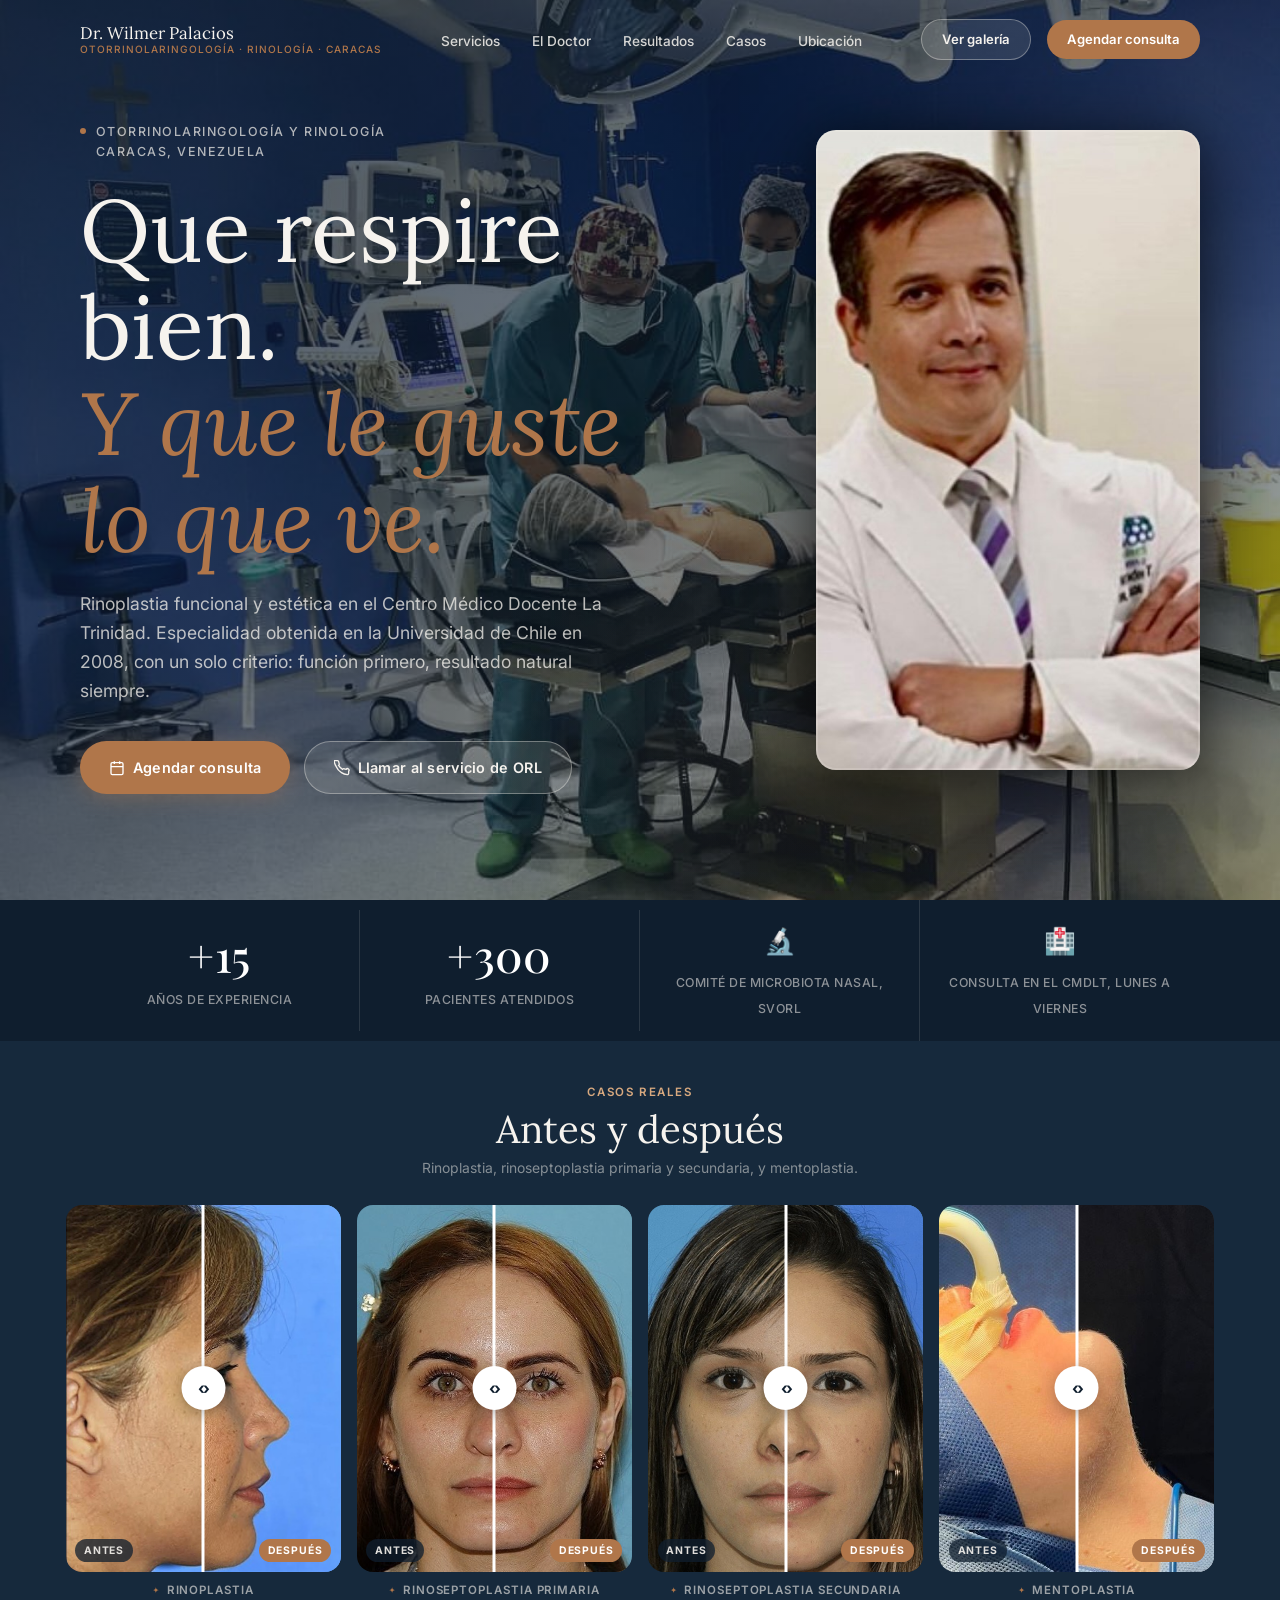
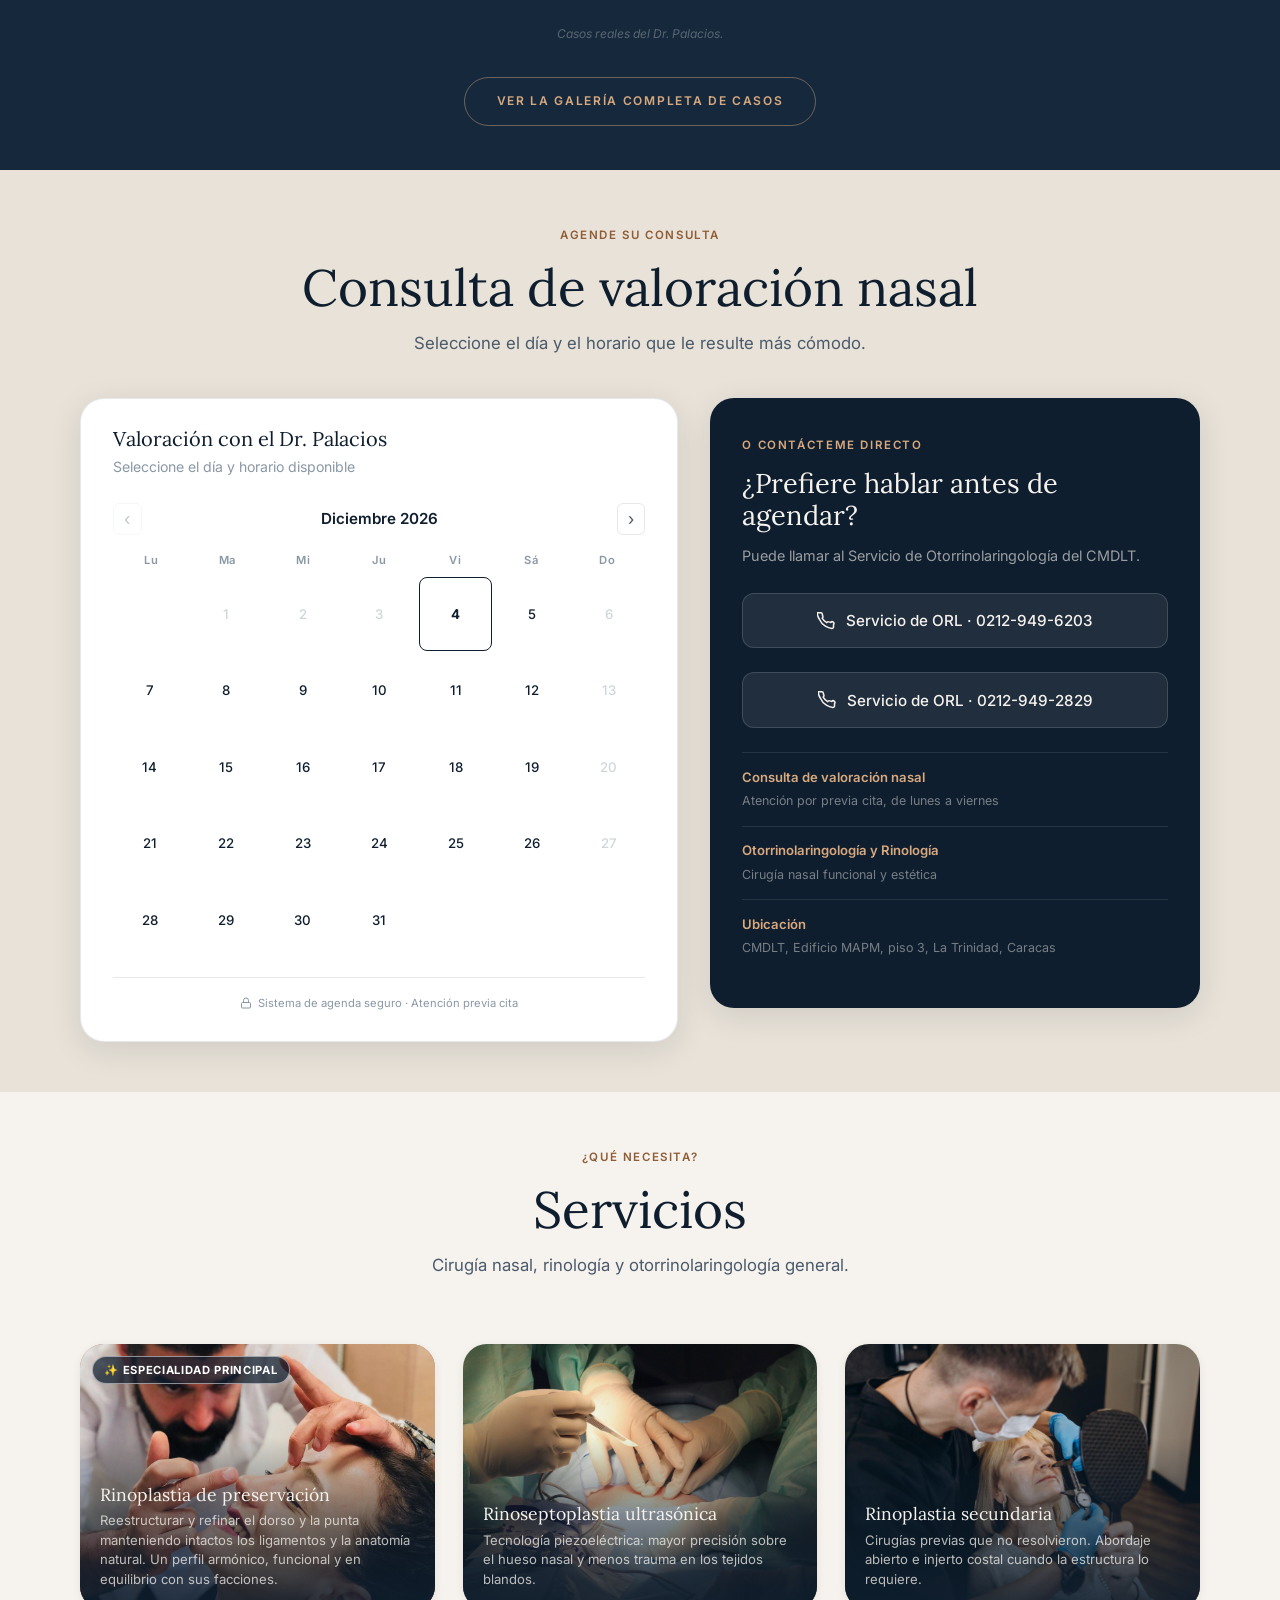
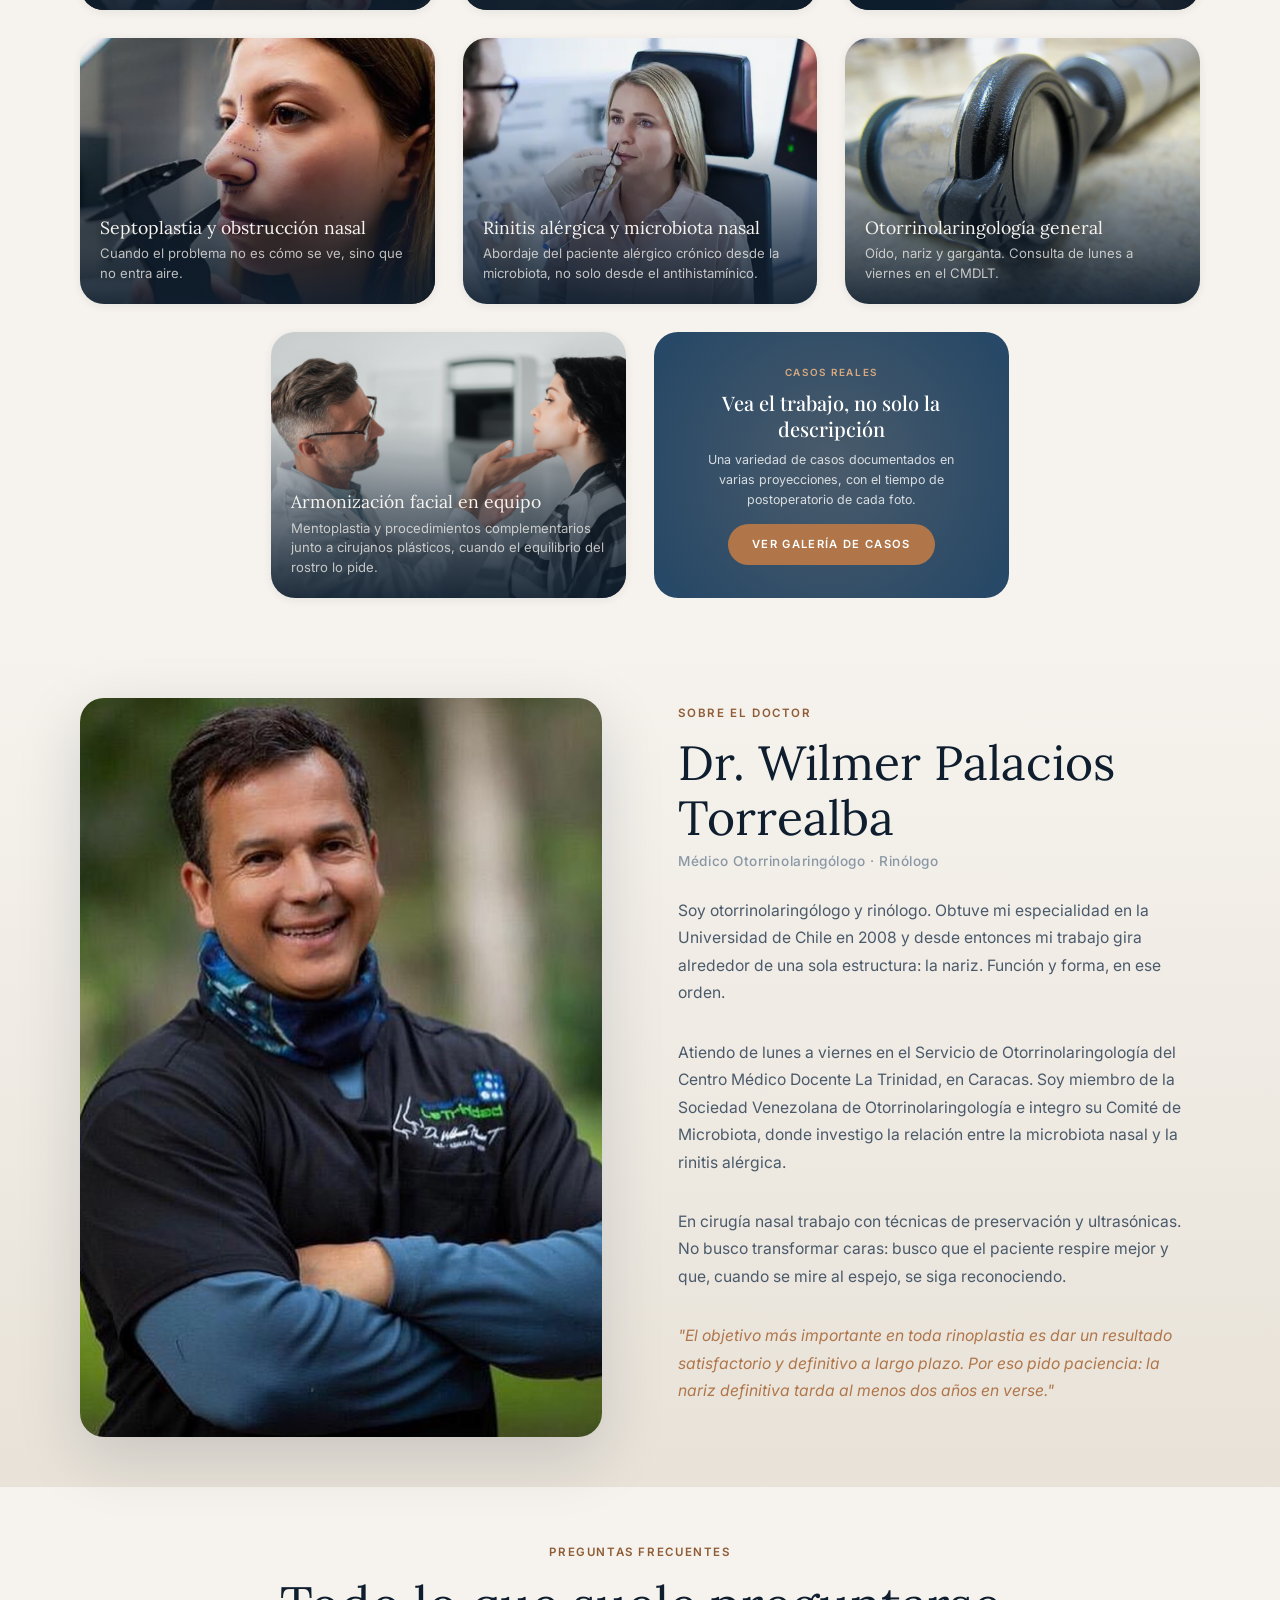
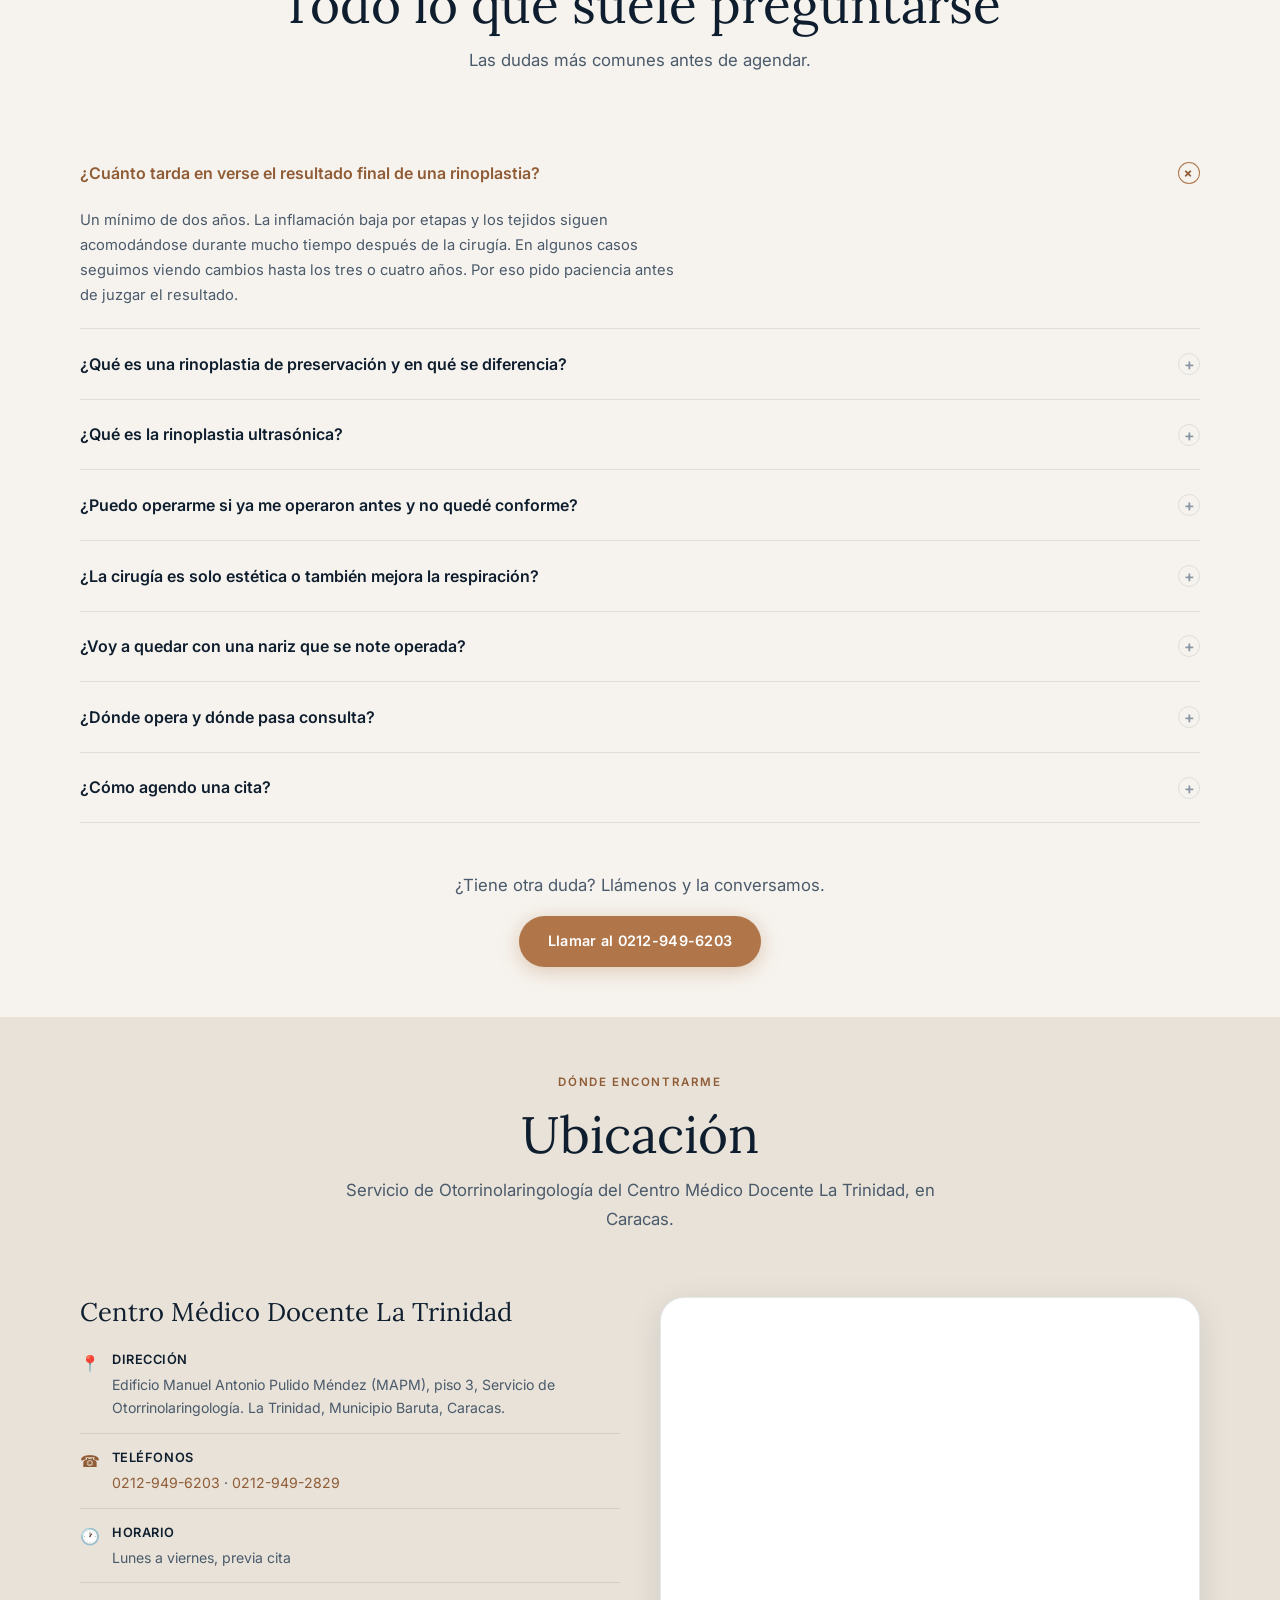
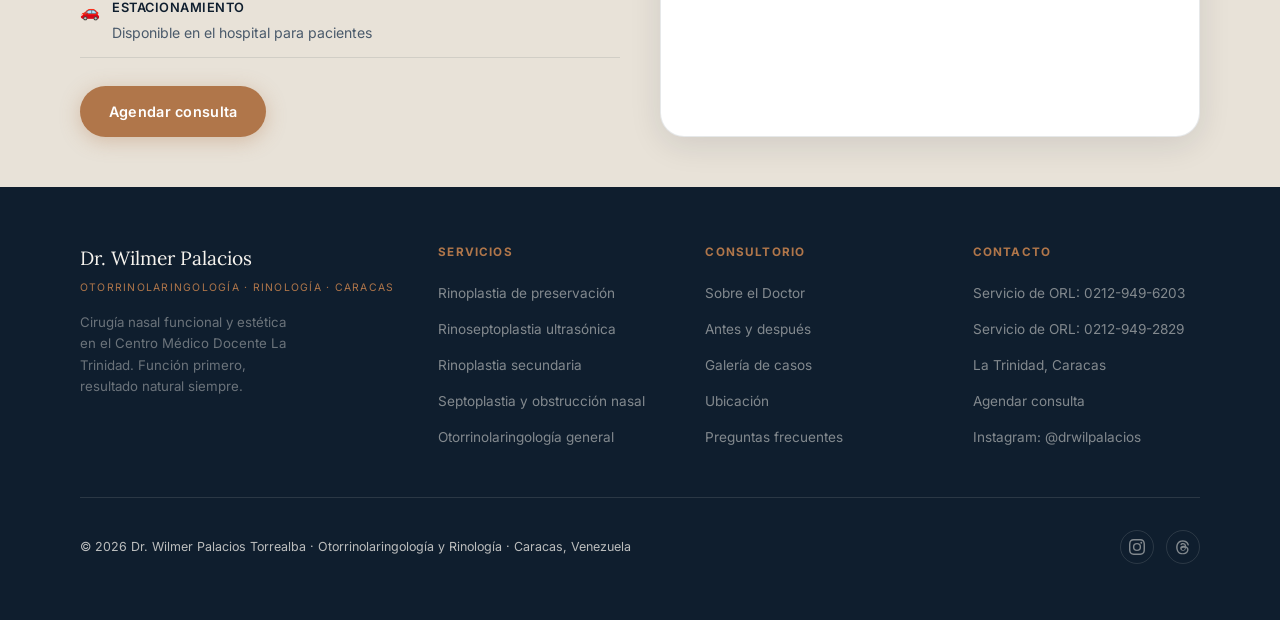
<file: index.html>
<!DOCTYPE html>
<html lang="es">
<head>
  <meta charset="UTF-8" />
  <meta name="viewport" content="width=device-width, initial-scale=1.0" />
  <meta name="description" content="Dr. Wilmer Palacios Torrealba, médico otorrinolaringólogo y rinólogo en Caracas. Rinoplastia de preservación, rinoseptoplastia ultrasónica, rinoplastia secundaria y cirugía de obstrucción nasal en el Centro Médico Docente La Trinidad." />
  <meta name="keywords" content="rinólogo Caracas, rinoplastia ultrasónica Caracas, rinoplastia secundaria Venezuela, otorrino La Trinidad, otorrinolaringólogo Caracas, septoplastia Caracas, rinoplastia de preservación, Dr. Wilmer Palacios" />
  <meta property="og:title" content="Dr. Wilmer Palacios · Otorrinolaringólogo y Rinólogo en Caracas" />
  <meta property="og:description" content="Cirugía nasal funcional y estética en el Centro Médico Docente La Trinidad. Función primero, resultado natural siempre." />
  <meta property="og:type" content="website" />
  <meta name="theme-color" content="#0F1E2E" />
  <title>Dr. Wilmer Palacios · Otorrinolaringólogo y Rinólogo en Caracas</title>
  <link rel="preconnect" href="https://fonts.googleapis.com" />
  <link rel="preconnect" href="https://fonts.gstatic.com" crossorigin />
  <link href="https://fonts.googleapis.com/css2?family=Lora:ital,wght@0,400;0,500;0,600;1,400&family=Playfair+Display:wght@500;600&family=Inter:wght@300;400;500;600;700&display=swap" rel="stylesheet" />
  <link rel="stylesheet" href="styles.css?v=20260906b" />
  <link rel="icon" href="data:image/svg+xml,<svg xmlns='http://www.w3.org/2000/svg' viewBox='0 0 100 100'><text y='.9em' font-size='90'>🩺</text></svg>" />
</head>
<body>

  <!-- ════ NAV ════ -->
  <nav class="nav" id="main-nav" aria-label="Navegación principal">
    <div class="container">
      <div class="nav__inner">
        <a href="#" class="nav__logo" aria-label="Inicio Dr. Wilmer Palacios">
          <span class="nav__logo-name">Dr. Wilmer Palacios</span>
          <span class="nav__logo-sub">Otorrinolaringología · Rinología · Caracas</span>
        </a>
        <ul class="nav__links">
          <li><a href="#servicios">Servicios</a></li>
          <li><a href="#doctor">El Doctor</a></li>
          <li><a href="#resultados">Resultados</a></li>
          <li><a href="casos.html">Casos</a></li>
          <li><a href="#ubicacion">Ubicación</a></li>
        </ul>
        <div class="nav__actions">
          <a href="casos.html" class="nav__cta nav__cta--ghost">Ver galería</a>
          <a href="#booking" class="nav__cta">Agendar consulta</a>
          <button class="nav__hamburger" aria-label="Menú" aria-expanded="false" id="nav-hamburger">
            <span></span><span></span><span></span>
          </button>
        </div>
      </div>
    </div>
  </nav>

  <!-- ════ HERO ════ -->
  <section class="hero" id="inicio" aria-label="Inicio">
    <div class="hero__bg">
      <img src="assets/img/hero.jpg" alt="Dr. Wilmer Palacios operando en el Servicio de Otorrinolaringología del CMDLT" loading="eager" fetchpriority="high" />
    </div>
    <div class="hero__overlay" aria-hidden="true"></div>
    <div class="hero__glow" aria-hidden="true"></div>
    <div class="hero__portrait" aria-hidden="true">
      <img src="assets/img/doctor-hero.jpg" alt="" />
    </div>
    <div class="container">
      <div class="hero__content">
        <div class="hero__eyebrow">
          <span class="hero__dot" aria-hidden="true"></span>
          <span class="hero__eyebrow-text">Otorrinolaringología y Rinología<br>Caracas, Venezuela</span>
        </div>
        <h1 class="hero__title">
          Que respire bien.<br>
          <em>Y que le guste lo que ve.</em>
        </h1>
        <p class="hero__sub">Rinoplastia funcional y estética en el Centro Médico Docente La Trinidad. Especialidad obtenida en la Universidad de Chile en 2008, con un solo criterio: función primero, resultado natural siempre.</p>
        <div class="hero__actions">
          <a href="#booking" class="btn btn-primary">
            <svg width="16" height="16" fill="none" stroke="currentColor" stroke-width="2" viewBox="0 0 24 24" aria-hidden="true"><rect x="3" y="4" width="18" height="18" rx="2"/><path d="M16 2v4M8 2v4M3 10h18"/></svg>
            Agendar consulta
          </a>
          <a href="tel:+582129496203" class="btn btn-ghost">
            <svg width="16" height="16" fill="none" stroke="currentColor" stroke-width="2" viewBox="0 0 24 24" aria-hidden="true"><path d="M22 16.92v3a2 2 0 01-2.18 2 19.79 19.79 0 01-8.63-3.07A19.5 19.5 0 013.21 9.69a19.79 19.79 0 01-3.07-8.67A2 2 0 012.11 1h3a2 2 0 012 1.72c.127.96.361 1.903.7 2.81a2 2 0 01-.45 2.11L6.91 8.09a16 16 0 006 6l.45-.45a2 2 0 012.11-.45c.907.339 1.85.573 2.81.7A2 2 0 0122 16.92z"/></svg>
            Llamar al servicio de ORL
          </a>
        </div>
      </div>
    </div>
  </section>

  <!-- ════ TRUST STRIP ════ -->
  <section class="trust-strip" aria-label="Credenciales">
    <div class="container">
      <div class="trust-strip__grid">
        <div class="trust-strip__item reveal">
          <span class="trust-strip__num">+15</span>
          <span class="trust-strip__label">Años de experiencia</span>
        </div>
        <div class="trust-strip__item reveal">
          <span class="trust-strip__num">+300</span>
          <span class="trust-strip__label">Pacientes atendidos</span>
        </div>
        <div class="trust-strip__item reveal">
          <span class="trust-strip__icon" aria-hidden="true">🔬</span>
          <span class="trust-strip__label">Comité de Microbiota Nasal, SVORL</span>
        </div>
        <div class="trust-strip__item reveal">
          <span class="trust-strip__icon" aria-hidden="true">🏥</span>
          <span class="trust-strip__label">Consulta en el CMDLT, lunes a viernes</span>
        </div>
      </div>
    </div>
  </section>

  <!-- ════ ANTES / DESPUÉS ════ -->
  <section class="ba-section" id="resultados" aria-labelledby="ba-title">
    <div class="container">
      <div class="section-header">
        <span class="section-kicker">Casos reales</span>
        <h2 id="ba-title">Antes y después</h2>
        <p>Rinoplastia, rinoseptoplastia primaria y secundaria, y mentoplastia.</p>
      </div>
      <div class="ba-grid">
        <!-- SLIDER 1 -->
        <div class="ba-card">
          <div class="ba-slider" data-slider="1" role="img" aria-label="Antes y después de rinoplastia">
            <div class="ba-slider__before"><img src="assets/img/ba-rinoplastia-antes.jpg" alt="Antes de rinoplastia" loading="lazy" /></div>
            <div class="ba-slider__after" id="ba-after-1"><img src="assets/img/ba-rinoplastia-despues.jpg" alt="Después de rinoplastia" loading="lazy" /></div>
            <div class="ba-slider__handle" id="ba-handle-1" aria-hidden="true"><div class="ba-slider__btn"><span class="ba-slider__arrow" aria-hidden="true">‹›</span></div></div>
            <span class="ba-slider__tag ba-slider__tag--before" aria-hidden="true">Antes</span>
            <span class="ba-slider__tag ba-slider__tag--after" aria-hidden="true">Después</span>
          </div>
          <div class="ba-card__label">Rinoplastia</div>
        </div>
        <!-- SLIDER 2 -->
        <div class="ba-card">
          <div class="ba-slider" data-slider="2" role="img" aria-label="Antes y después de rinoseptoplastia primaria">
            <div class="ba-slider__before"><img src="assets/img/ba-rinoseptoplastia-primaria-antes.jpg" alt="Antes de rinoseptoplastia primaria" loading="lazy" /></div>
            <div class="ba-slider__after" id="ba-after-2"><img src="assets/img/ba-rinoseptoplastia-primaria-despues.jpg" alt="Después de rinoseptoplastia primaria" loading="lazy" /></div>
            <div class="ba-slider__handle" id="ba-handle-2" aria-hidden="true"><div class="ba-slider__btn"><span class="ba-slider__arrow" aria-hidden="true">‹›</span></div></div>
            <span class="ba-slider__tag ba-slider__tag--before" aria-hidden="true">Antes</span>
            <span class="ba-slider__tag ba-slider__tag--after" aria-hidden="true">Después</span>
          </div>
          <div class="ba-card__label">Rinoseptoplastia primaria</div>
        </div>
        <!-- SLIDER 3 -->
        <div class="ba-card">
          <div class="ba-slider" data-slider="3" role="img" aria-label="Antes y después de rinoseptoplastia secundaria">
            <div class="ba-slider__before"><img src="assets/img/ba-rinoseptoplastia-secundaria-antes.jpg" alt="Antes de rinoseptoplastia secundaria" loading="lazy" /></div>
            <div class="ba-slider__after" id="ba-after-3"><img src="assets/img/ba-rinoseptoplastia-secundaria-despues.jpg" alt="Después de rinoseptoplastia secundaria" loading="lazy" /></div>
            <div class="ba-slider__handle" id="ba-handle-3" aria-hidden="true"><div class="ba-slider__btn"><span class="ba-slider__arrow" aria-hidden="true">‹›</span></div></div>
            <span class="ba-slider__tag ba-slider__tag--before" aria-hidden="true">Antes</span>
            <span class="ba-slider__tag ba-slider__tag--after" aria-hidden="true">Después</span>
          </div>
          <div class="ba-card__label">Rinoseptoplastia secundaria</div>
        </div>
        <!-- SLIDER 4 -->
        <div class="ba-card">
          <div class="ba-slider" data-slider="4" role="img" aria-label="Antes y después de mentoplastia">
            <div class="ba-slider__before"><img src="assets/img/ba-mentoplastia-antes.jpg" alt="Antes de mentoplastia" loading="lazy" /></div>
            <div class="ba-slider__after" id="ba-after-4"><img src="assets/img/ba-mentoplastia-despues.jpg" alt="Después de mentoplastia" loading="lazy" /></div>
            <div class="ba-slider__handle" id="ba-handle-4" aria-hidden="true"><div class="ba-slider__btn"><span class="ba-slider__arrow" aria-hidden="true">‹›</span></div></div>
            <span class="ba-slider__tag ba-slider__tag--before" aria-hidden="true">Antes</span>
            <span class="ba-slider__tag ba-slider__tag--after" aria-hidden="true">Después</span>
          </div>
          <div class="ba-card__label">Mentoplastia</div>
        </div>
      </div>
      <p class="ba-note">Casos reales del Dr. Palacios.</p>
      <div class="ba-cta">
        <a href="casos.html" class="ba-cta__btn">Ver la galería completa de casos</a>
      </div>
    </div>
  </section>

  <!-- ════ BOOKING ════ -->
  <section id="booking" aria-labelledby="booking-title">
    <div class="container">
      <div class="section-header reveal">
        <span class="section-kicker">Agende su consulta</span>
        <h2 id="booking-title">Consulta de valoración nasal</h2>
        <p>Seleccione el día y el horario que le resulte más cómodo.</p>
      </div>
      <div class="booking-grid">
        <div class="booking-widget reveal" aria-label="Sistema de agenda online">
          <div class="booking-widget-header">
            <h3>Valoración con el Dr. Palacios</h3>
            <p>Seleccione el día y horario disponible</p>
          </div>
          <div class="booking-month">
            <button class="booking-nav" id="booking-prev" aria-label="Mes anterior" disabled>‹</button>
            <span class="booking-month-label" id="booking-month-label"></span>
            <button class="booking-nav" id="booking-next" aria-label="Mes siguiente">›</button>
          </div>
          <div class="booking-weekdays" aria-hidden="true">
            <span>Lu</span><span>Ma</span><span>Mi</span><span>Ju</span><span>Vi</span><span>Sá</span><span>Do</span>
          </div>
          <div class="booking-days" id="booking-days" role="grid" aria-label="Seleccione una fecha"></div>
          <div class="booking-slots" id="booking-slots" hidden aria-live="polite">
            <p class="booking-slots-label">Horarios disponibles</p>
            <div class="booking-slots-grid">
              <button class="slot" data-time="8:00 AM">8:00 AM</button>
              <button class="slot" data-time="8:30 AM">8:30 AM</button>
              <button class="slot slot--busy" disabled>9:00 AM</button>
              <button class="slot" data-time="9:30 AM">9:30 AM</button>
              <button class="slot slot--busy" disabled>10:00 AM</button>
              <button class="slot" data-time="10:30 AM">10:30 AM</button>
              <button class="slot" data-time="11:00 AM">11:00 AM</button>
              <button class="slot slot--busy" disabled>2:00 PM</button>
              <button class="slot" data-time="2:30 PM">2:30 PM</button>
              <button class="slot" data-time="3:00 PM">3:00 PM</button>
            </div>
          </div>
          <div class="booking-form-wrap" id="booking-form-wrap" hidden>
            <form class="booking-form" id="booking-form" novalidate>
              <input type="text" id="booking-name" placeholder="Su nombre" class="booking-input" required />
              <input type="tel" id="booking-phone" placeholder="Su teléfono" class="booking-input" required />
              <button type="submit" class="btn btn-primary btn-full booking-confirm">Confirmar solicitud</button>
            </form>
          </div>
          <div class="booking-success" id="booking-success" hidden>
            <div class="booking-success-icon" aria-hidden="true">🕐</div>
            <p><strong>Solicitud enviada</strong></p>
            <p class="booking-success-sub">Esto es una vista previa. La agenda en línea estará disponible próximamente.</p>
          </div>
          <p class="booking-demo-label" aria-hidden="true">
            <svg width="12" height="12" fill="none" stroke="currentColor" stroke-width="2" viewBox="0 0 24 24"><rect x="3" y="11" width="18" height="11" rx="2"/><path d="M7 11V7a5 5 0 0110 0v4"/></svg>
            Sistema de agenda seguro · Atención previa cita
          </p>
        </div>
        <div class="booking-contact reveal">
          <div class="booking-contact-inner">
            <span class="section-kicker">O contácteme directo</span>
            <h3>¿Prefiere hablar antes de agendar?</h3>
            <p>Puede llamar al Servicio de Otorrinolaringología del CMDLT.</p>
            <a href="tel:+582129496203" class="booking-phone-btn">
              <svg width="18" height="18" fill="none" stroke="currentColor" stroke-width="2" viewBox="0 0 24 24" aria-hidden="true"><path d="M22 16.92v3a2 2 0 01-2.18 2 19.79 19.79 0 01-8.63-3.07A19.5 19.5 0 013.21 9.69a19.79 19.79 0 01-3.07-8.67A2 2 0 012.11 1h3a2 2 0 012 1.72c.127.96.361 1.903.7 2.81a2 2 0 01-.45 2.11L6.91 8.09a16 16 0 006 6l.45-.45a2 2 0 012.11-.45c.907.339 1.85.573 2.81.7A2 2 0 0122 16.92z"/></svg>
              Servicio de ORL · 0212-949-6203
            </a>
            <a href="tel:+582129492829" class="booking-phone-btn">
              <svg width="18" height="18" fill="none" stroke="currentColor" stroke-width="2" viewBox="0 0 24 24" aria-hidden="true"><path d="M22 16.92v3a2 2 0 01-2.18 2 19.79 19.79 0 01-8.63-3.07A19.5 19.5 0 013.21 9.69a19.79 19.79 0 01-3.07-8.67A2 2 0 012.11 1h3a2 2 0 012 1.72c.127.96.361 1.903.7 2.81a2 2 0 01-.45 2.11L6.91 8.09a16 16 0 006 6l.45-.45a2 2 0 012.11-.45c.907.339 1.85.573 2.81.7A2 2 0 0122 16.92z"/></svg>
              Servicio de ORL · 0212-949-2829
            </a>
            <div class="booking-info-item">
              <strong>Consulta de valoración nasal</strong>
              <span>Atención por previa cita, de lunes a viernes</span>
            </div>
            <div class="booking-info-item">
              <strong>Otorrinolaringología y Rinología</strong>
              <span>Cirugía nasal funcional y estética</span>
            </div>
            <div class="booking-info-item">
              <strong>Ubicación</strong>
              <span>CMDLT, Edificio MAPM, piso 3, La Trinidad, Caracas</span>
            </div>
          </div>
        </div>
      </div>
    </div>
  </section>

  <!-- ════ SERVICIOS ════ -->
  <section id="servicios" aria-labelledby="servicios-title">
    <div class="container">
      <div class="section-header reveal">
        <span class="section-kicker">¿Qué necesita?</span>
        <h2 id="servicios-title">Servicios</h2>
        <p>Cirugía nasal, rinología y otorrinolaringología general.</p>
      </div>
      <div class="services-grid">
        <!-- CARD FEATURED -->
        <div class="service-card service-card--featured">
          <div class="service-card__img">
            <img src="assets/img/service-rinoplastia.jpg" alt="Rinoplastia de preservación" loading="lazy" />
            <div class="service-card__badges"><span class="badge badge-laser">✨ Especialidad principal</span></div>
          </div>
          <div class="service-card__body">
            <h3 class="service-card__title">Rinoplastia de preservación</h3>
            <p class="service-card__desc">Reestructurar y refinar el dorso y la punta manteniendo intactos los ligamentos y la anatomía natural. Un perfil armónico, funcional y en equilibrio con sus facciones.</p>
          </div>
        </div>
        <!-- Rinoseptoplastia ultrasónica -->
        <div class="service-card">
          <div class="service-card__img">
            <img src="assets/img/service-ultrasonica.jpg" alt="Rinoseptoplastia ultrasónica" loading="lazy" />
          </div>
          <div class="service-card__body">
            <h3 class="service-card__title">Rinoseptoplastia ultrasónica</h3>
            <p class="service-card__desc">Tecnología piezoeléctrica: mayor precisión sobre el hueso nasal y menos trauma en los tejidos blandos.</p>
          </div>
        </div>
        <!-- Rinoplastia secundaria -->
        <div class="service-card">
          <div class="service-card__img">
            <img src="assets/img/service-secundaria.jpg" alt="Rinoplastia secundaria o de revisión" loading="lazy" />
          </div>
          <div class="service-card__body">
            <h3 class="service-card__title">Rinoplastia secundaria</h3>
            <p class="service-card__desc">Cirugías previas que no resolvieron. Abordaje abierto e injerto costal cuando la estructura lo requiere.</p>
          </div>
        </div>
        <!-- Septoplastia -->
        <div class="service-card">
          <div class="service-card__img">
            <img src="assets/img/service-septoplastia.jpg" alt="Septoplastia y obstrucción nasal" loading="lazy" />
          </div>
          <div class="service-card__body">
            <h3 class="service-card__title">Septoplastia y obstrucción nasal</h3>
            <p class="service-card__desc">Cuando el problema no es cómo se ve, sino que no entra aire.</p>
          </div>
        </div>
        <!-- Rinitis alérgica y microbiota -->
        <div class="service-card">
          <div class="service-card__img">
            <img src="assets/img/service-rinitis.webp" alt="Rinitis alérgica y microbiota nasal" loading="lazy" />
          </div>
          <div class="service-card__body">
            <h3 class="service-card__title">Rinitis alérgica y microbiota nasal</h3>
            <p class="service-card__desc">Abordaje del paciente alérgico crónico desde la microbiota, no solo desde el antihistamínico.</p>
          </div>
        </div>
        <!-- ORL general -->
        <div class="service-card">
          <div class="service-card__img">
            <img src="assets/img/service-orl.jpg" alt="Otorrinolaringología general" loading="lazy" />
          </div>
          <div class="service-card__body">
            <h3 class="service-card__title">Otorrinolaringología general</h3>
            <p class="service-card__desc">Oído, nariz y garganta. Consulta de lunes a viernes en el CMDLT.</p>
          </div>
        </div>
        <!-- Armonización facial -->
        <!-- Última fila: esta card y el CTA de la galería van centrados,
             corridos media card respecto de las tres de arriba. -->
        <div class="service-card service-card--fila-final">
          <div class="service-card__img">
            <img src="assets/img/service-armonizacion.jpg" alt="Armonización facial en equipo" loading="lazy" />
          </div>
          <div class="service-card__body">
            <h3 class="service-card__title">Armonización facial en equipo</h3>
            <p class="service-card__desc">Mentoplastia y procedimientos complementarios junto a cirujanos plásticos, cuando el equilibrio del rostro lo pide.</p>
          </div>
        </div>
        <!-- CTA A LA GALERÍA: completa la última fila de la grilla -->
        <div class="services-cta reveal">
          <span class="services-cta__kicker">Casos reales</span>
          <p class="services-cta__title">Vea el trabajo, no solo la descripción</p>
          <p class="services-cta__text">Una variedad de casos documentados en varias proyecciones, con el tiempo de postoperatorio de cada foto.</p>
          <a href="casos.html" class="services-cta__btn">Ver galería de casos</a>
        </div>
      </div>
    </div>
  </section>

  <!-- ════ EL DOCTOR ════ -->
  <section id="doctor" aria-labelledby="doctor-title">
    <div class="container">
      <div class="about-grid">
        <div class="about__img-wrap reveal">
          <img class="about__img" src="assets/img/doctor-about.jpg" alt="Dr. Wilmer Palacios Torrealba, otorrinolaringólogo y rinólogo" loading="lazy" />
        </div>
        <div class="about__content reveal">
          <span class="section-kicker">Sobre el doctor</span>
          <h2 class="about__name" id="doctor-title">Dr. Wilmer Palacios Torrealba</h2>
          <p class="about__title">Médico Otorrinolaringólogo · Rinólogo</p>
          <p class="about__bio">Soy otorrinolaringólogo y rinólogo. Obtuve mi especialidad en la Universidad de Chile en 2008 y desde entonces mi trabajo gira alrededor de una sola estructura: la nariz. Función y forma, en ese orden.</p>
          <p class="about__bio">Atiendo de lunes a viernes en el Servicio de Otorrinolaringología del Centro Médico Docente La Trinidad, en Caracas. Soy miembro de la Sociedad Venezolana de Otorrinolaringología e integro su Comité de Microbiota, donde investigo la relación entre la microbiota nasal y la rinitis alérgica.</p>
          <p class="about__bio">En cirugía nasal trabajo con técnicas de preservación y ultrasónicas. No busco transformar caras: busco que el paciente respire mejor y que, cuando se mire al espejo, se siga reconociendo.</p>
          <p class="about__bio"><em>"El objetivo más importante en toda rinoplastia es dar un resultado satisfactorio y definitivo a largo plazo. Por eso pido paciencia: la nariz definitiva tarda al menos dos años en verse."</em></p>
        </div>
      </div>
    </div>
  </section>

  <!-- ════ FAQ ════ -->
  <section id="faq" aria-labelledby="faq-title">
    <div class="container">
      <div class="section-header reveal">
        <span class="section-kicker">Preguntas frecuentes</span>
        <h2 id="faq-title">Todo lo que suele preguntarse</h2>
        <p>Las dudas más comunes antes de agendar.</p>
      </div>
      <details class="faq-item reveal" open>
        <summary>¿Cuánto tarda en verse el resultado final de una rinoplastia?<span class="faq-item__icon" aria-hidden="true">+</span></summary>
        <p class="faq-item__body">Un mínimo de dos años. La inflamación baja por etapas y los tejidos siguen acomodándose durante mucho tiempo después de la cirugía. En algunos casos seguimos viendo cambios hasta los tres o cuatro años. Por eso pido paciencia antes de juzgar el resultado.</p>
      </details>
      <details class="faq-item reveal">
        <summary>¿Qué es una rinoplastia de preservación y en qué se diferencia?<span class="faq-item__icon" aria-hidden="true">+</span></summary>
        <p class="faq-item__body">Es una técnica que reestructura y refina el dorso y la punta nasal manteniendo intactos los ligamentos y la anatomía natural del paciente. En lugar de retirar la estructura para luego reconstruirla, se preserva y se reposiciona. El resultado tiende a verse menos operado y a envejecer mejor.</p>
      </details>
      <details class="faq-item reveal">
        <summary>¿Qué es la rinoplastia ultrasónica?<span class="faq-item__icon" aria-hidden="true">+</span></summary>
        <p class="faq-item__body">Utiliza instrumental piezoeléctrico para trabajar el hueso nasal. El ultrasonido actúa sobre el hueso sin dañar los tejidos blandos que lo rodean, lo que permite mayor precisión y menos trauma que con las herramientas tradicionales.</p>
      </details>
      <details class="faq-item reveal">
        <summary>¿Puedo operarme si ya me operaron antes y no quedé conforme?<span class="faq-item__icon" aria-hidden="true">+</span></summary>
        <p class="faq-item__body">Sí. La rinoplastia secundaria o de revisión es parte de mi trabajo habitual. Suele requerir un abordaje abierto y, cuando la estructura quedó debilitada, injerto costal para devolverle soporte a la nariz. La valoración inicial define qué es posible en cada caso.</p>
      </details>
      <details class="faq-item reveal">
        <summary>¿La cirugía es solo estética o también mejora la respiración?<span class="faq-item__icon" aria-hidden="true">+</span></summary>
        <p class="faq-item__body">Ambas cosas. Mi primer objetivo siempre es optimizar la función nasal. La forma se trabaja sobre una nariz que respira bien, nunca a costa de ella. Cuando hay desviación del tabique u obstrucción, se corrige en el mismo acto quirúrgico.</p>
      </details>
      <details class="faq-item reveal">
        <summary>¿Voy a quedar con una nariz que se note operada?<span class="faq-item__icon" aria-hidden="true">+</span></summary>
        <p class="faq-item__body">Ese es justamente el resultado que evito. Trabajo con técnicas de preservación para que la nariz siga siendo suya: un perfil armónico, funcional y en equilibrio con sus facciones, acorde a lo que usted busca.</p>
      </details>
      <details class="faq-item reveal">
        <summary>¿Dónde opera y dónde pasa consulta?<span class="faq-item__icon" aria-hidden="true">+</span></summary>
        <p class="faq-item__body">La consulta es en el Servicio de Otorrinolaringología del Centro Médico Docente La Trinidad, Edificio Manuel Antonio Pulido Méndez, piso 3, de lunes a viernes y previa cita.</p>
      </details>
      <details class="faq-item reveal">
        <summary>¿Cómo agendo una cita?<span class="faq-item__icon" aria-hidden="true">+</span></summary>
        <p class="faq-item__body">Puede llamar al 0212-949-6203 o al 0212-949-2829 del Servicio de Otorrinolaringología del CMDLT, o dejar sus datos en el formulario de esta página.</p>
      </details>
      <div class="faq-cta reveal">
        <p>¿Tiene otra duda? Llámenos y la conversamos.</p>
        <a href="tel:+582129496203" class="btn btn-primary">
          Llamar al 0212-949-6203
        </a>
      </div>
    </div>
  </section>

  <!-- ════ UBICACIÓN ════ -->
  <section id="ubicacion" aria-labelledby="ubicacion-title">
    <div class="container">
      <div class="section-header reveal">
        <span class="section-kicker">Dónde encontrarme</span>
        <h2 id="ubicacion-title">Ubicación</h2>
        <p>Servicio de Otorrinolaringología del Centro Médico Docente La Trinidad, en Caracas.</p>
      </div>
      <div class="locations-grid reveal">
        <div class="location-info">
          <h3>Centro Médico Docente La Trinidad</h3>
          <div class="location-detail">
            <span class="location-detail__icon" aria-hidden="true">📍</span>
            <div><strong>Dirección</strong>Edificio Manuel Antonio Pulido Méndez (MAPM), piso 3, Servicio de Otorrinolaringología. La Trinidad, Municipio Baruta, Caracas.</div>
          </div>
          <div class="location-detail">
            <span class="location-detail__icon" aria-hidden="true">☎️</span>
            <div><strong>Teléfonos</strong><a href="tel:+582129496203" style="color:var(--gold-dark)">0212-949-6203</a> · <a href="tel:+582129492829" style="color:var(--gold-dark)">0212-949-2829</a></div>
          </div>
          <div class="location-detail">
            <span class="location-detail__icon" aria-hidden="true">🕐</span>
            <div><strong>Horario</strong>Lunes a viernes, previa cita</div>
          </div>
          <div class="location-detail">
            <span class="location-detail__icon" aria-hidden="true">🚗</span>
            <div><strong>Estacionamiento</strong>Disponible en el hospital para pacientes</div>
          </div>
          <div style="margin-top:1.75rem">
            <a href="#booking" class="btn btn-primary" style="display:inline-flex">Agendar consulta</a>
          </div>
        </div>
        <div class="map-wrap reveal">
          <iframe title="Ubicación del Centro Médico Docente La Trinidad, Caracas"
            src="https://maps.google.com/maps?q=Centro+M%C3%A9dico+Docente+La+Trinidad%2C+Caracas%2C+Venezuela&t=&z=16&ie=UTF8&iwloc=&output=embed"
            allowfullscreen loading="lazy" referrerpolicy="no-referrer-when-downgrade">
          </iframe>
        </div>
      </div>
    </div>
  </section>

  <!-- ════ FOOTER ════ -->
  <footer class="footer" aria-label="Pie de página">
    <div class="container">
      <div class="footer__grid">
        <div class="footer__brand">
          <span class="footer__logo">Dr. Wilmer Palacios</span>
          <span class="footer__logo-sub">Otorrinolaringología · Rinología · Caracas</span>
          <p>Cirugía nasal funcional y estética en el Centro Médico Docente La Trinidad. Función primero, resultado natural siempre.</p>
        </div>
        <div>
          <span class="footer__col-title">Servicios</span>
          <ul class="footer__col-links">
            <li><a href="#servicios">Rinoplastia de preservación</a></li>
            <li><a href="#servicios">Rinoseptoplastia ultrasónica</a></li>
            <li><a href="#servicios">Rinoplastia secundaria</a></li>
            <li><a href="#servicios">Septoplastia y obstrucción nasal</a></li>
            <li><a href="#servicios">Otorrinolaringología general</a></li>
          </ul>
        </div>
        <div>
          <span class="footer__col-title">Consultorio</span>
          <ul class="footer__col-links">
            <li><a href="#doctor">Sobre el Doctor</a></li>
            <li><a href="#resultados">Antes y después</a></li>
            <li><a href="casos.html">Galería de casos</a></li>
            <li><a href="#ubicacion">Ubicación</a></li>
            <li><a href="#faq">Preguntas frecuentes</a></li>
          </ul>
        </div>
        <div>
          <span class="footer__col-title">Contacto</span>
          <ul class="footer__col-links">
            <li><a href="tel:+582129496203">Servicio de ORL: 0212-949-6203</a></li>
            <li><a href="tel:+582129492829">Servicio de ORL: 0212-949-2829</a></li>
            <li><a href="#ubicacion">La Trinidad, Caracas</a></li>
            <li><a href="#booking">Agendar consulta</a></li>
            <li><a href="https://www.instagram.com/drwilpalacios/" target="_blank" rel="noopener noreferrer">Instagram: @drwilpalacios</a></li>
          </ul>
        </div>
      </div>
      <div class="footer__bottom">
        <p class="footer__copy">© 2026 Dr. Wilmer Palacios Torrealba · Otorrinolaringología y Rinología · Caracas, Venezuela</p>
        <div class="footer__socials">
          <a href="https://www.instagram.com/drwilpalacios/" target="_blank" rel="noopener noreferrer" class="footer__social" aria-label="Instagram">
            <svg width="16" height="16" fill="currentColor" viewBox="0 0 24 24"><path d="M12 2.163c3.204 0 3.584.012 4.85.07 3.252.148 4.771 1.691 4.919 4.919.058 1.265.069 1.645.069 4.849 0 3.205-.012 3.584-.069 4.849-.149 3.225-1.664 4.771-4.919 4.919-1.266.058-1.644.07-4.85.07-3.204 0-3.584-.012-4.849-.07-3.26-.149-4.771-1.699-4.919-4.92-.058-1.265-.07-1.644-.07-4.849 0-3.204.013-3.583.07-4.849.149-3.227 1.664-4.771 4.919-4.919 1.266-.057 1.645-.069 4.849-.069zM12 0C8.741 0 8.333.014 7.053.072 2.695.272.273 2.69.073 7.052.014 8.333 0 8.741 0 12c0 3.259.014 3.668.072 4.948.2 4.358 2.618 6.78 6.98 6.98C8.333 23.986 8.741 24 12 24c3.259 0 3.668-.014 4.948-.072 4.354-.2 6.782-2.618 6.979-6.98.059-1.28.073-1.689.073-4.948 0-3.259-.014-3.667-.072-4.947-.196-4.354-2.617-6.78-6.979-6.98C15.668.014 15.259 0 12 0zm0 5.838a6.162 6.162 0 100 12.324 6.162 6.162 0 000-12.324zM12 16a4 4 0 110-8 4 4 0 010 8zm6.406-11.845a1.44 1.44 0 100 2.881 1.44 1.44 0 000-2.881z"/></svg>
          </a>
          <a href="https://www.threads.net/@drwilpalacios" target="_blank" rel="noopener noreferrer" class="footer__social" aria-label="Threads">
            <svg width="16" height="16" fill="currentColor" viewBox="0 0 24 24"><path d="M17.1 11.1c-.1 0-.2-.1-.3-.1-.2-3.2-1.9-5-4.8-5h-.1c-1.7 0-3.2.7-4 2.1l1.6 1.1c.7-1 1.7-1.2 2.4-1.2h.1c.9 0 1.6.3 2 .8.3.4.5.9.7 1.6-.8-.1-1.7-.2-2.6-.1-2.7.2-4.4 1.7-4.3 3.9.1 1.1.6 2 1.5 2.7.8.5 1.8.8 2.8.7 1.4-.1 2.4-.6 3.2-1.6.6-.7.9-1.7 1.1-2.9.7.4 1.2 1 1.5 1.7.5 1.1.5 3-1 4.5-1.3 1.3-2.9 1.9-5.3 1.9-2.7 0-4.7-.9-6-2.6C4.5 16.9 3.9 15 3.9 12.5s.6-4.4 1.7-5.9c1.3-1.7 3.3-2.6 6-2.6 2.7 0 4.8.9 6.1 2.6.6.9 1.1 2 1.4 3.3l1.9-.5c-.3-1.6-.9-3-1.7-4.1C17.6 3.1 15 2 11.7 2h-.1C8.3 2 5.7 3.1 4 5.3 2.5 7.3 1.7 9.9 1.7 12.5s.8 5.2 2.3 7.2C5.7 21.9 8.3 23 11.6 23h.1c3 0 5-.8 6.7-2.5 2.2-2.2 2.2-5 1.5-6.7-.5-1.2-1.5-2.2-2.8-2.7zm-4.8 5.4c-1.1.1-2.2-.4-2.3-1.5-.1-.8.5-1.7 2.4-1.8h.6c.7 0 1.3.1 1.9.2-.2 2.6-1.5 3-2.6 3.1z"/></svg>
          </a>
        </div>
      </div>
    </div>
  </footer>

  <script defer src="lib/gsap.min.js?v=20260906b"></script>
  <script defer src="lib/ScrollTrigger.min.js?v=20260906b"></script>
  <script defer src="main.js?v=20260906b"></script>
</body>
</html>
</file>
<file: styles.css>
/* ==========================================================================
   Dr. Wilmer Palacios Torrealba — Otorrinolaringología y Rinología, Caracas.
   Base: plantilla dental de la skill creador-de-webs, misma estructura que
   la web de la Dra. Elsa Sánchez. Lo adaptado es la paleta (navy quirúrgico,
   blanco hueso, cobre apagado) y la tipografía. Layout, proporciones y
   spacing entre secciones se mantienen igual: ver reference/dental-template.md.
   ========================================================================== */

/* ─── RESET & BASE ─────────────────────────────────────────────────────── */
*, *::before, *::after { box-sizing: border-box; margin: 0; padding: 0; }

:root {
  /* Backgrounds — navy quirúrgico, blanco hueso y cobre apagado.
     Marca médica, no de spa: nada de rosa ni turquesa. */
  --bg:        #F6F3EE;   /* blanco hueso */
  --bg-2:      #E8E2D8;   /* hueso cálido para secciones alternas */
  --bg-card:   #FFFFFF;
  --bg-dark:   #0F1E2E;   /* navy profundo: trust-strip, antes/después, footer */
  --bg-dark2:  #16293C;   /* navy medio: fondo del ba-slider */

  /* Text */
  --text:      #0F1E2E;
  --text-soft: #4A5A6B;
  --text-mute: #8A98A6;
  --text-light: #F6F3EE;

  /* Brand */
  --navy:      #0F1E2E;   /* color primario oscuro (navy quirúrgico) */
  --navy-2:    #16293C;   /* color primario medio */
  --gold:      #B0764A;   /* acento cobre apagado */
  --gold-dark: #8F5C36;
  --gold-light: #D8A97F;
  --gold-faint: rgba(176,118,74,0.08);

  /* UI — normalmente no hace falta cambiar (deriva de los colores de arriba) */
  --line:       rgba(15,30,46,0.10);
  --line-dark:  rgba(246,243,238,0.12);
  --radius-sm:  8px;
  --radius-md:  16px;
  --radius-lg:  24px;

  /* Shadows — normalmente no hace falta cambiar */
  --shadow-sm:  0 2px 10px rgba(15,30,46,0.07);
  --shadow-md:  0 8px 32px rgba(15,30,46,0.11);
  --shadow-lg:  0 20px 64px rgba(15,30,46,0.15);

  /* Spacing — NO CAMBIAR */
  --section-pad: 50px;   /* padding vertical fijo (arriba y abajo) de CADA sección — 50px + 50px de la vecina = 100px de aire total entre dos secciones normales, siempre relleno con el color de cada una, nunca vacío. Ver 6a más abajo. */
  --container:   1200px;
  --container-pad: clamp(1rem, 5vw, 2.5rem); /* mismo valor que el padding-inline de .container, reutilizado para alinear elementos absolutos (ej. hero__portrait) con el borde real del contenido */
  --gap:         clamp(1rem, 2.5vw, 1.75rem);

  /* Fonts */
  --serif: 'Lora', Georgia, 'Times New Roman', serif;
  --serif-display: 'Playfair Display', 'Times New Roman', serif;
  --sans:  'Inter', system-ui, -apple-system, sans-serif;

  /* Easing — NO CAMBIAR */
  --ease-out: cubic-bezier(0.16, 1, 0.3, 1);
  --ease-in-out: cubic-bezier(0.45, 0, 0.55, 1);
}

/* ─── SECTION SPACING — NO CAMBIAR (ver gotcha B.13 y B.14) ───────────────
   Cada <section> (y el footer) lleva --section-pad (50px, fijo, NO clamp/vw)
   de padding arriba y abajo. Esto reemplaza el viejo sistema de "gap por
   margin-top": antes el espacio entre secciones era un margen transparente
   que dejaba ver el --bg de la página por debajo, y cuando una de las dos
   secciones tenía su propio color (--bg-2, --bg-dark), ese margen se veía
   como una franja de un tercer color metida entre medio — el color de la
   sección se "cortaba" antes de tiempo en vez de tener su propio respiro.
   Ahora el espacio es padding DE la sección misma: si la sección tiene
   fondo de color, ese color ocupa también el padding, así que el color
   respira y se extiende un poco más antes de cambiar, en vez de cortarse
   seco contra un espacio en blanco que no es de nadie. */
section, footer { padding-block: var(--section-pad); }

/* Los bloques con fondo propio (trust-strip, ba-section, footer) pueden
   pisar este valor con su propio padding si necesitan más o menos aire
   (ver más abajo) — siempre con un valor fijo en rem, nunca clamp()/vw,
   para que no varíe con el viewport (gotcha B.13). */

html {
  overflow-x: clip;
  scroll-behavior: smooth;
  font-size: 16px;
  -webkit-text-size-adjust: 100%;
}

body {
  font-family: var(--sans);
  background: var(--bg);
  color: var(--text);
  line-height: 1.65;
  overflow-x: clip;
  -webkit-font-smoothing: antialiased;
  -moz-osx-font-smoothing: grayscale;
}

img { display: block; max-width: 100%; height: auto; }
a   { color: inherit; text-decoration: none; }
button { font-family: var(--sans); cursor: pointer; border: none; background: none; }
ul, ol { list-style: none; }

/* ─── DEFENSIVE CSS ───────────────────────────────────────────────────── */
.reveal {
  opacity: 0;
  transform: translateY(32px);
  transition: opacity 0.7s var(--ease-out), transform 0.7s var(--ease-out);
}
.reveal.is-visible { opacity: 1; transform: none; }
.reveal[data-split] { opacity: 1; transform: none; }

/* ─── TYPOGRAPHY ───────────────────────────────────────────────────────── */
.section-kicker {
  display: inline-block;
  font-size: 0.72rem;
  font-weight: 600;
  letter-spacing: 0.14em;
  text-transform: uppercase;
  color: var(--gold-dark);
  margin-bottom: 0.75rem;
}

h1, h2, h3, h4 { font-family: var(--serif); line-height: 1.18; font-weight: 400; }
h1 { font-size: clamp(2.6rem, 6vw, 5rem); }
h2 { font-size: clamp(2rem, 4vw, 3.2rem); }
h3 { font-size: clamp(1.3rem, 2.5vw, 1.7rem); }
h4 { font-size: 1.15rem; }

em { font-style: italic; color: var(--gold); }

p { font-size: clamp(0.93rem, 1.5vw, 1.05rem); color: var(--text-soft); line-height: 1.7; }

/* ─── UTILITY ───────────────────────────────────────────────────────────── */
.container {
  width: 100%;
  max-width: var(--container);
  margin-inline: auto;
  padding-inline: var(--container-pad);
}

.btn {
  display: inline-flex;
  align-items: center;
  gap: 0.5rem;
  padding: 0.85rem 1.8rem;
  border-radius: 50px;
  font-family: var(--sans);
  font-size: 0.9rem;
  font-weight: 600;
  letter-spacing: 0.02em;
  transition: transform 0.25s var(--ease-out), box-shadow 0.25s var(--ease-out), background 0.2s;
  white-space: nowrap;
}
.btn:hover { transform: translateY(-2px); }

.btn-primary {
  background: var(--gold);
  color: #FFFFFF;
  box-shadow: 0 4px 20px rgba(176,118,74,0.35);
}
.btn-primary:hover { background: var(--gold-dark); box-shadow: 0 8px 32px rgba(176,118,74,0.45); }

.btn-ghost {
  background: rgba(246,243,238,0.12);
  color: var(--text-light);
  border: 1.5px solid rgba(246,243,238,0.35);
}
.btn-ghost:hover { background: rgba(246,243,238,0.22); }

.btn-ghost-dark {
  background: transparent;
  color: var(--text);
  border: 1.5px solid var(--line);
}
.btn-ghost-dark:hover { background: var(--gold-faint); border-color: var(--gold); color: var(--navy); }

.btn-full { width: 100%; justify-content: center; }

.badge {
  display: inline-flex;
  align-items: center;
  gap: 0.3rem;
  padding: 0.25rem 0.7rem;
  border-radius: 50px;
  font-size: 0.7rem;
  font-weight: 700;
  letter-spacing: 0.06em;
  text-transform: uppercase;
}
.badge-gold   { background: var(--gold); color: var(--navy); }
.badge-navy   { background: var(--navy); color: var(--gold); }
.badge-laser  { background: rgba(15,30,46,0.72); color: #fff; border: 1.5px solid rgba(255,255,255,0.5); }

/* ─── NAV ───────────────────────────────────────────────────────────────── */
.nav {
  position: fixed;
  top: 0; left: 0; right: 0;
  z-index: 100;
  padding: 1.2rem 0;
  transition: background 0.4s var(--ease-out), padding 0.4s var(--ease-out), box-shadow 0.4s;
}
.nav.is-solid {
  background: rgba(246,243,238,0.97);
  backdrop-filter: blur(12px);
  -webkit-backdrop-filter: blur(12px);
  padding: 0.75rem 0;
  box-shadow: 0 2px 20px rgba(15,30,46,0.08);
}

.nav__inner {
  display: flex;
  align-items: center;
  justify-content: space-between;
  gap: 1.5rem;
}

.nav__logo {
  display: flex;
  flex-direction: column;
  line-height: 1.15;
  text-decoration: none;
  flex-shrink: 0;
}
.nav__logo-name {
  font-family: var(--serif);
  font-size: 1.05rem;
  color: var(--text-light);
  transition: color 0.3s;
}
.nav__logo-sub {
  font-size: 0.63rem;
  font-weight: 500;
  letter-spacing: 0.1em;
  text-transform: uppercase;
  color: var(--gold);
}
.nav.is-solid .nav__logo-name { color: var(--text); }

.nav__links {
  display: flex;
  align-items: center;
  gap: 2rem;
  list-style: none;
}
.nav__links a {
  font-size: 0.85rem;
  font-weight: 500;
  color: rgba(246,243,238,0.85);
  transition: color 0.2s;
  position: relative;
}
.nav__links a::after {
  content: '';
  position: absolute;
  bottom: -3px; left: 0;
  width: 0; height: 1.5px;
  background: var(--gold);
  transition: width 0.3s var(--ease-out);
}
.nav__links a:hover { color: var(--gold); }
.nav__links a:hover::after { width: 100%; }
.nav.is-solid .nav__links a { color: var(--text-soft); }
.nav.is-solid .nav__links a:hover { color: var(--gold-dark); }

.nav__actions {
  display: flex;
  align-items: center;
  gap: 1rem;
  flex-shrink: 0;
}

.nav__cta {
  padding: 0.55rem 1.25rem;
  font-size: 0.82rem;
  background: var(--gold);
  color: #FFFFFF;
  border-radius: 50px;
  font-weight: 600;
  transition: background 0.2s, transform 0.2s;
}
.nav__cta:hover { background: var(--gold-dark); transform: translateY(-1px); }

.nav__hamburger { display: none; flex-direction: column; gap: 5px; padding: 6px; }
.nav__hamburger span { display: block; width: 22px; height: 2px; background: rgba(246,243,238,0.85); border-radius: 2px; transition: background 0.3s; }
.nav.is-solid .nav__hamburger span { background: var(--text); }

@media (max-width: 900px) {
  .nav__links { display: none; }
  .nav__hamburger { display: flex; }
  .nav.is-mobile-open .nav__links {
    display: flex;
    flex-direction: column;
    position: absolute;
    top: 100%; left: 0; right: 0;
    background: rgba(246,243,238,0.98);
    backdrop-filter: blur(12px);
    padding: 1.5rem 2rem;
    gap: 1.25rem;
    border-bottom: 1px solid var(--line);
    box-shadow: var(--shadow-md);
  }
  .nav.is-mobile-open .nav__links a { color: var(--text-soft); font-size: 1rem; }
}

/* En pantallas chicas el logo de dos líneas es más ancho que el de la web de
   referencia ("Otorrinolaringología · Rinología · Caracas" es texto largo) y,
   como .nav__logo no encoge, empujaba el CTA y el hamburger fuera de la
   pantalla. Acá se oculta el subtítulo del logo y se compacta el CTA para que
   los tres elementos entren siempre. */
@media (max-width: 600px) {
  .nav__logo { min-width: 0; flex-shrink: 1; }
  .nav__logo-sub { display: none; }
  .nav__logo-name { font-size: 0.95rem; }
  .nav__actions { gap: 0.6rem; }
  .nav__cta { padding: 0.45rem 0.85rem; font-size: 0.72rem; }
}

/* ─── HERO ───────────────────────────────────────────────────────────────── */
.hero {
  position: relative;
  min-height: 100vh;
  min-height: 100svh;
  display: flex;
  align-items: center;
  overflow: hidden;
  padding-block: 0; /* el hero maneja su propio alto vía min-height, no suma el --section-pad genérico */
}

.hero__bg {
  position: absolute;
  inset: 0;
  z-index: 0;
}
.hero__bg img {
  width: 100%; height: 100%;
  object-fit: cover;
  object-position: center;
  transform: scale(1.08);
  transition: transform 8s var(--ease-in-out);
}
.hero.is-ready .hero__bg img { transform: scale(1); }

.hero__overlay {
  position: absolute;
  inset: 0;
  background: linear-gradient(135deg, rgba(15,30,46,0.80) 0%, rgba(15,30,46,0.55) 60%, rgba(15,30,46,0.35) 100%);
  z-index: 1;
}
.hero__glow {
  position: absolute;
  bottom: -20%; right: 5%;
  width: 60vw; height: 70vh;
  background: radial-gradient(ellipse at center, rgba(176,118,74,0.10) 0%, transparent 70%);
  pointer-events: none;
  z-index: 2;
}

.hero__content {
  position: relative;
  z-index: 3;
  padding-top: 120px;
  padding-bottom: 4rem;
  max-width: 50%;
}

.hero__eyebrow {
  display: flex;
  align-items: flex-start;
  gap: 0.6rem;
  margin-bottom: 1.25rem;
  opacity: 0;
  transform: translateY(20px);
  transition: opacity 0.7s 0.3s var(--ease-out), transform 0.7s 0.3s var(--ease-out);
}
.hero.is-ready .hero__eyebrow { opacity: 1; transform: none; }
.hero__dot { width: 6px; height: 6px; border-radius: 50%; background: var(--gold); flex-shrink: 0; margin-top: 0.4rem; }
.hero__eyebrow-text {
  font-size: 0.78rem;
  font-weight: 500;
  letter-spacing: 0.12em;
  text-transform: uppercase;
  color: rgba(246,243,238,0.7);
  line-height: 1.6;
}

.hero__title {
  font-family: var(--serif);
  font-size: clamp(3rem, 7vw, 5.5rem);
  line-height: 1.1;
  color: var(--text-light);
  margin-bottom: 1.25rem;
  opacity: 0;
  transform: translateY(30px);
  transition: opacity 0.8s 0.5s var(--ease-out), transform 0.8s 0.5s var(--ease-out);
  text-wrap: balance;
}
.hero.is-ready .hero__title { opacity: 1; transform: none; }
.hero__title em { color: var(--gold); font-style: italic; }

.hero__sub {
  font-size: clamp(0.95rem, 1.8vw, 1.1rem);
  color: rgba(246,243,238,0.75);
  max-width: 50ch;
  margin-bottom: 2.25rem;
  line-height: 1.65;
  opacity: 0;
  transform: translateY(20px);
  transition: opacity 0.7s 0.7s var(--ease-out), transform 0.7s 0.7s var(--ease-out);
}
.hero.is-ready .hero__sub { opacity: 1; transform: none; }

.hero__actions {
  display: flex;
  flex-wrap: wrap;
  gap: 0.85rem;
  margin-bottom: 2.5rem;
  opacity: 0;
  transform: translateY(20px);
  transition: opacity 0.7s 0.9s var(--ease-out), transform 0.7s 0.9s var(--ease-out);
}
.hero.is-ready .hero__actions { opacity: 1; transform: none; }

.hero__portrait {
  position: absolute;
  top: 50%;
  transform: translateY(-50%);
  /* borde derecho alineado con el borde real del botón "Agendar Cita" del nav:
     eso es el borde del container MENOS su padding-inline, no el borde del container a secas.
     Usa 100% (ancho real de .hero) en vez de 100vw: 100vw incluye el ancho del
     scrollbar en algunos navegadores y desalinea el cálculo por unos px. */
  right: calc(max(1rem, calc((100% - var(--container)) / 2)) + var(--container-pad));
  z-index: 3;
  width: min(30vw, 460px);
  pointer-events: none;
  filter: drop-shadow(0 20px 50px rgba(0,0,0,0.55)) drop-shadow(0 6px 18px rgba(0,0,0,0.35));
}
.hero__portrait img {
  width: 100%;
  height: min(74vh, 640px);
  object-fit: cover;
  object-position: center 30%;
  display: block;
  border-radius: 20px;
  outline: 2px solid rgba(246,243,238,0.18);
  outline-offset: -2px;
}

@media (max-width: 800px) {
  .hero__portrait { display: none; }
  /* El max-width:50% del hero existe para dejarle sitio al retrato flotante.
     Cuando el retrato se oculta ese hueco ya no tiene dueño, y el título, el
     subtítulo y los dos botones quedan exprimidos en media pantalla. Al no
     haber retrato, el contenido usa el ancho completo. */
  .hero__content { max-width: 100%; }
  .hero__sub { max-width: 46ch; }
}

/* ─── TRUST STRIP ───────────────────────────────────────────────────────── */
.trust-strip {
  background: var(--bg-dark);
  padding: 0; /* excepción: nav → hero → trust-strip van sin ningún padding/gap entre sí */
}
/* Excepción explícita: nav → hero → trust-strip van pegados entre sí, sin
   padding en ninguno de los tres (nav es fixed y no cuenta; .hero tiene
   padding-block:0; .trust-strip tiene padding:0 acá arriba). El trust-strip
   corta en seco, tal cual se pidió — eso es intencional. La sección que
   viene DESPUÉS del trust-strip (ej. #testimonios) NO es una excepción:
   sigue llevando su padding-top normal de --section-pad (50px), con su
   propio color, aunque toque justo contra el corte seco del trust-strip.
   Las celdas internas (.trust-strip__item) ya tienen su propio padding
   para que los números no queden pegados al borde del bloque. */
.trust-strip__grid {
  display: grid;
  grid-template-columns: repeat(4, 1fr);
  gap: 0;
  align-items: center;
}
.trust-strip__item {
  padding: 1.25rem 1.5rem;
  text-align: center;
  border-right: 1px solid var(--line-dark);
}
.trust-strip__item:last-child { border-right: none; }

.trust-strip__num {
  display: block;
  font-family: var(--serif-display);
  font-weight: 500;
  letter-spacing: 0.01em;
  font-size: clamp(1.8rem, 3.5vw, 2.8rem);
  color: #FFFFFF;
  line-height: 1.1;
  margin-bottom: 0.35rem;
}
.trust-strip__label {
  font-size: 0.77rem;
  color: rgba(246,243,238,0.55);
  font-weight: 500;
  letter-spacing: 0.04em;
  text-transform: uppercase;
}
.trust-strip__icon {
  display: block;
  font-size: 1.6rem;
  margin-bottom: 0.35rem;
}

@media (max-width: 700px) {
  .trust-strip__grid { grid-template-columns: repeat(2, 1fr); }
  .trust-strip__item:nth-child(2) { border-right: none; }
  .trust-strip__item:nth-child(1),
  .trust-strip__item:nth-child(2) { border-bottom: 1px solid var(--line-dark); }
}

/* ─── SECTION HEADERS ──────────────────────────────────────────────────– */
.section-header { text-align: center; margin-bottom: clamp(2.5rem, 5vw, 4rem); }
.section-header h2 { margin-bottom: 0.75rem; }
.section-header p { max-width: 55ch; margin-inline: auto; }

/* ─── REVIEWS ───────────────────────────────────────────────────────────── */
/* Sin padding propio: ya lo da la regla genérica `section { padding-block:
   var(--section-pad) }` de arriba. No agregar padding-top/bottom acá ni
   margin-top — eso volvería a sumar espacio encima del que ya tiene. */
#testimonios { background: var(--bg); }

.reviews__grid {
  display: grid;
  grid-template-columns: repeat(3, 1fr);
  gap: var(--gap);
  margin-top: 1rem;
}

.review-card {
  background: var(--bg-card);
  border-radius: var(--radius-lg);
  padding: 1.75rem;
  box-shadow: var(--shadow-sm);
  border: 1px solid var(--line);
  transition: transform 0.3s var(--ease-out), box-shadow 0.3s;
}
.review-card:hover { transform: translateY(-4px); box-shadow: var(--shadow-md); }

.review-card__header {
  display: flex;
  align-items: center;
  justify-content: space-between;
  margin-bottom: 0.85rem;
}
.review-card__left { display: flex; align-items: center; gap: 0.75rem; }

.review-avatar {
  width: 40px; height: 40px;
  border-radius: 50%;
  display: flex;
  align-items: center;
  justify-content: center;
  font-family: var(--sans);
  font-weight: 700;
  font-size: 1rem;
  color: white;
  flex-shrink: 0;
}

.review-card__name { font-weight: 600; font-size: 0.88rem; color: var(--text); display: block; }
.review-card__date { font-size: 0.75rem; color: var(--text-mute); }

.google-g { width: 18px; height: 18px; flex-shrink: 0; }

.review-card__stars { color: #FBBC04; font-size: 0.9rem; letter-spacing: 1px; margin-bottom: 0.65rem; }
.review-card__text { font-size: 0.88rem; color: var(--text-soft); line-height: 1.6; font-style: italic; }

/* Este lead no tiene ficha de Google, así que las cards muestran comentarios
   de Instagram en vez de reseñas: el avatar lleva el glifo de IG en lugar de
   una inicial, y no hay fila de estrellas. Sin estrellas, el texto necesita
   su propio aire arriba para no quedar pegado al encabezado de la card. */
.review-avatar svg { width: 18px; height: 18px; }
.review-card__header + .review-card__text { margin-top: 0.35rem; }
.review-card__text { font-size: 0.95rem; }

@media (max-width: 900px) { .reviews__grid { grid-template-columns: 1fr; max-width: 480px; margin-inline: auto; } }
@media (max-width: 600px) { .reviews__grid { grid-template-columns: 1fr; } }

/* ─── BEFORE / AFTER ────────────────────────────────────────────────────── */
.ba-section {
  padding: 2.25rem 0 2.75rem;
  background: var(--bg-dark2);
}
.ba-section .container {
  max-width: min(1480px, 96vw);
}
.ba-section .section-header {
  margin-bottom: 1.5rem;
}
.ba-section .section-header h2 { color: var(--text-light); font-size: clamp(1.6rem, 3vw, 2.4rem); margin-bottom: 0.3rem; }
.ba-section .section-header p  { color: rgba(246,243,238,0.5); font-size: 0.87rem; margin: 0 auto; text-align: center; }
.ba-section .section-kicker    { color: var(--gold-light); margin-bottom: 0.35rem; }

.ba-grid {
  display: grid;
  grid-template-columns: repeat(4, 1fr);
  gap: 1rem;
  margin-top: 0.5rem;
}

.ba-card {
  display: flex;
  flex-direction: column;
  gap: 0.6rem;
}
.ba-card__label {
  font-size: 0.72rem;
  font-weight: 600;
  letter-spacing: 0.08em;
  text-transform: uppercase;
  color: rgba(246,243,238,0.6);
  text-align: center;
  display: flex;
  align-items: center;
  justify-content: center;
  gap: 0.4rem;
}
.ba-card__label::before {
  content: '✦';
  font-size: 0.5rem;
  color: var(--gold);
}

.ba-slider {
  position: relative;
  overflow: hidden;
  border-radius: var(--radius-md);
  user-select: none;
  touch-action: none;
  /* 3:4 vertical, no 4:3 horizontal como en la plantilla dental genérica:
     las fotos reales del Dr. Palacios son retratos de perfil/frente en
     formato vertical, no las tomas horizontales de boca que trae el
     template odontológico. Forzar 4:3 aquí recortaría la frente o el
     mentón de cada foto. */
  aspect-ratio: 3/4;
  background: var(--bg-dark2);
  cursor: col-resize;
}
.ba-slider__before,
.ba-slider__after {
  position: absolute;
  inset: 0;
}
.ba-slider__before img,
.ba-slider__after img {
  width: 100%; height: 100%;
  object-fit: cover;
  pointer-events: none;
}
.ba-slider__after {
  clip-path: inset(0 0 0 50%);
}

.ba-slider__handle {
  position: absolute;
  top: 0; bottom: 0;
  left: 50%;
  transform: translateX(-50%);
  width: 3px;
  background: white;
  z-index: 3;
  pointer-events: none;
}
.ba-slider__btn {
  position: absolute;
  top: 50%; left: 50%;
  transform: translate(-50%, -50%);
  width: 44px; height: 44px;
  border-radius: 50%;
  background: white;
  display: flex;
  align-items: center;
  justify-content: center;
  box-shadow: 0 4px 16px rgba(0,0,0,0.3);
  pointer-events: none;
}
.ba-slider__arrow { color: var(--navy); font-size: 1rem; font-weight: 700; letter-spacing: -2px; }

.ba-slider__tag {
  position: absolute;
  bottom: 0.6rem;
  padding: 0.2rem 0.55rem;
  border-radius: 20px;
  font-size: 0.65rem;
  font-weight: 700;
  letter-spacing: 0.08em;
  text-transform: uppercase;
  pointer-events: none;
  z-index: 4;
}
.ba-slider__tag--before { left: 0.6rem;  background: rgba(15,30,46,0.75); color: rgba(246,243,238,0.9); }
.ba-slider__tag--after  { right: 0.6rem; background: var(--gold); color: #fff; }

.ba-note {
  text-align: center;
  font-size: 0.75rem;
  color: rgba(246,243,238,0.3);
  margin-top: 1.5rem;
  font-style: italic;
}

@media (max-width: 900px)  { .ba-grid { grid-template-columns: repeat(2, 1fr); } }
@media (max-width: 500px)  { .ba-grid { grid-template-columns: 1fr; } }

/* ─── BOOKING ─────────────────────────────────────────────────────────────── */
#booking { background: var(--bg-2); }
#booking .section-header { margin-bottom: 2.5rem; }

.booking-grid {
  display: grid;
  grid-template-columns: 1.1fr 0.9fr;
  gap: 2rem;
  align-items: start;
}
@media (max-width: 960px) { .booking-grid { grid-template-columns: 1fr; } }

.booking-widget {
  background: var(--bg-card);
  border: 1px solid var(--line);
  border-radius: var(--radius-lg);
  padding: 1.75rem 2rem;
  box-shadow: var(--shadow-md);
}
.booking-widget-header h3 { font-size: 1.25rem; margin-bottom: 0.3rem; color: var(--text); font-family: var(--serif); }
.booking-widget-header p  { font-size: 0.88rem; color: var(--text-mute); margin-bottom: 1.5rem; }

.booking-month {
  display: flex;
  align-items: center;
  justify-content: space-between;
  margin-bottom: 1rem;
}
.booking-month-label { font-weight: 600; font-size: 0.95rem; color: var(--text); }
.booking-nav {
  padding: 0.3rem 0.65rem;
  border-radius: 6px;
  border: 1.5px solid var(--line);
  font-size: 1.05rem;
  cursor: pointer;
  color: var(--text-soft);
  transition: background 0.15s, border-color 0.15s;
}
.booking-nav:hover { background: var(--gold-faint); border-color: var(--gold); color: var(--navy); }
.booking-nav:disabled { opacity: 0.35; cursor: not-allowed; }

.booking-weekdays {
  display: grid;
  grid-template-columns: repeat(7, 1fr);
  text-align: center;
  font-size: 0.7rem;
  font-weight: 600;
  color: var(--text-mute);
  margin-bottom: 0.5rem;
  letter-spacing: 0.05em;
}

.booking-days {
  display: grid;
  grid-template-columns: repeat(7, 1fr);
  gap: 3px;
  margin-bottom: 1.25rem;
}
.booking-day {
  aspect-ratio: 1;
  border-radius: 8px;
  font-size: 0.83rem;
  font-weight: 500;
  border: 1.5px solid transparent;
  background: transparent;
  color: var(--text);
  transition: background 0.15s, border-color 0.15s, color 0.15s;
}
.booking-day--empty   { cursor: default; }
.booking-day--off     { color: var(--text-mute); cursor: not-allowed; opacity: 0.4; }
.booking-day--avail   { cursor: pointer; }
.booking-day--avail:hover { background: var(--gold-faint); border-color: var(--gold); color: var(--navy); }
.booking-day--selected { background: var(--gold) !important; color: #fff !important; border-color: var(--gold-dark) !important; font-weight: 700; }
.booking-day--today   { border-color: var(--navy); font-weight: 700; }

.booking-slots { margin-bottom: 1.25rem; }
.booking-slots-label {
  font-size: 0.75rem;
  font-weight: 700;
  color: var(--text-soft);
  margin-bottom: 0.6rem;
  letter-spacing: 0.07em;
  text-transform: uppercase;
}
.booking-slots-grid {
  display: grid;
  grid-template-columns: repeat(2, 1fr);
  gap: 0.45rem;
}
@media (min-width: 500px) { .booking-slots-grid { grid-template-columns: repeat(4, 1fr); } }

.slot {
  padding: 0.48rem 0.5rem;
  border-radius: 7px;
  font-size: 0.8rem;
  font-weight: 500;
  border: 1.5px solid var(--line);
  background: var(--bg);
  color: var(--text);
  cursor: pointer;
  transition: background 0.15s, border-color 0.15s, color 0.15s;
}
.slot:hover { background: var(--gold-faint); border-color: var(--gold); color: var(--navy); }
.slot--selected { background: var(--gold); border-color: var(--gold-dark); color: #fff; font-weight: 700; }
.slot--busy { opacity: 0.35; cursor: not-allowed; text-decoration: line-through; }

.booking-input {
  display: block;
  width: 100%;
  padding: 0.7rem 1rem;
  border: 1.5px solid var(--line);
  border-radius: 8px;
  font-family: var(--sans);
  font-size: 0.93rem;
  color: var(--text);
  background: var(--bg);
  margin-bottom: 0.7rem;
  transition: border-color 0.2s, box-shadow 0.2s;
}
.booking-input:focus {
  outline: none;
  border-color: var(--gold);
  box-shadow: 0 0 0 3px rgba(176,118,74,0.12);
}

.booking-success { text-align: center; padding: 2rem 1rem; }
.booking-success-icon {
  width: 52px; height: 52px; border-radius: 50%;
  background: rgba(37,211,102,0.12); color: #22863a;
  font-size: 1.5rem; display: flex; align-items: center; justify-content: center;
  margin: 0 auto 1rem;
}
.booking-success p { color: var(--text); margin-bottom: 0.35rem; }
.booking-success-sub { color: var(--text-soft); font-size: 0.88rem; }
.booking-demo-label {
  font-size: 0.7rem; color: var(--text-mute); text-align: center;
  margin-top: 1rem; padding-top: 1rem; border-top: 1px solid var(--line);
  display: flex; align-items: center; justify-content: center; gap: 0.4rem;
}

/* Botón verde de WhatsApp dentro del bloque de contacto del booking. */
.booking-wa-btn {
  display: flex;
  align-items: center;
  justify-content: center;
  gap: 0.7rem;
  background: #25D366;
  color: #FFFFFF;
  padding: 0.95rem 1.5rem;
  border-radius: 12px;
  font-weight: 600;
  font-size: 0.95rem;
  margin-bottom: 0.85rem;
  box-shadow: 0 4px 18px rgba(37,211,102,0.30);
  transition: background 0.2s, transform 0.2s, box-shadow 0.2s;
  width: 100%;
}
.booking-wa-btn:hover { background: #1EBE5A; transform: translateY(-2px); box-shadow: 0 8px 26px rgba(37,211,102,0.40); }

.booking-phone-btn {
  display: flex;
  align-items: center;
  justify-content: center;
  gap: 0.7rem;
  background: rgba(246,243,238,0.08);
  color: var(--text-light);
  padding: 0.9rem 1.5rem;
  border-radius: 12px;
  font-weight: 500;
  font-size: 0.95rem;
  border: 1px solid rgba(246,243,238,0.15);
  margin-bottom: 1.5rem;
  transition: background 0.2s;
  width: 100%;
}
.booking-phone-btn:hover { background: rgba(246,243,238,0.15); }

.booking-contact-inner {
  padding: 2rem 2rem 2.25rem;
  background: var(--navy);
  border-radius: var(--radius-lg);
  color: var(--text-light);
  box-shadow: var(--shadow-md);
}
.booking-contact-inner .section-kicker { color: var(--gold-light); }
.booking-contact-inner h3 {
  font-family: var(--serif);
  font-size: 1.7rem;
  color: var(--text-light);
  margin-bottom: 0.75rem;
  line-height: 1.2;
}
.booking-contact-inner > p { color: rgba(246,243,238,0.6); margin-bottom: 1.5rem; font-size: 0.9rem; }

.booking-info-item {
  padding: 0.85rem 0;
  border-top: 1px solid rgba(246,243,238,0.1);
  display: flex;
  flex-direction: column;
  gap: 0.18rem;
}
.booking-info-item strong { font-size: 0.82rem; color: var(--gold-light); font-weight: 600; }
.booking-info-item span  { font-size: 0.78rem; color: rgba(246,243,238,0.45); }

/* ─── SERVICES ──────────────────────────────────────────────────────────── */
#servicios { background: var(--bg); }

/* La grilla es de SEIS columnas, no de tres, y cada card ocupa dos.
   Visualmente da exactamente lo mismo que 3 columnas (una card mide
   2 columnas + 1 gap = (ancho - 2 gaps) / 3, igual que antes), pero
   permite colocar la última fila corrida media card, para que la card
   suelta y el CTA de la galería queden centrados en vez de alineados
   con las tres de arriba. Ver .service-card--fila-final. */
.services-grid {
  display: grid;
  grid-template-columns: repeat(6, 1fr);
  gap: var(--gap);
}
.services-grid > .service-card { grid-column: span 2; }

/* Card de foto a sangre completa: la imagen ocupa toda la card, un degradado
   oscuro la cubre desde abajo para que el texto blanco encima siempre se lea,
   sin una franja de fondo blanco separada como antes. */
.service-card {
  position: relative;
  border-radius: var(--radius-lg);
  overflow: hidden;
  aspect-ratio: 4/3;
  box-shadow: var(--shadow-sm);
  transition: transform 0.3s var(--ease-out), box-shadow 0.3s;
}
.service-card:hover { transform: translateY(-5px); box-shadow: var(--shadow-md); }

.service-card--featured { outline: 2px solid var(--gold); outline-offset: -2px; }

.service-card__img {
  position: absolute;
  inset: 0;
}
.service-card__img img {
  width: 100%; height: 100%;
  object-fit: cover;
  transition: transform 0.5s var(--ease-out);
}
.service-card:hover .service-card__img img { transform: scale(1.06); }

.service-card__img::after {
  content: '';
  position: absolute;
  inset: 0;
  background: linear-gradient(to top, rgba(15,30,46,0.92) 0%, rgba(15,30,46,0.55) 35%, rgba(15,30,46,0.05) 65%);
}

.service-card__badges {
  position: absolute;
  top: 0.75rem; left: 0.75rem;
  z-index: 2;
  display: flex;
  gap: 0.4rem;
}

.service-card__body {
  position: absolute;
  left: 0; right: 0; bottom: 0;
  z-index: 2;
  padding: 1.25rem;
}
.service-card__title {
  font-family: var(--serif);
  font-size: 1.1rem;
  color: var(--text-light);
  margin-bottom: 0.35rem;
}
.service-card__desc {
  font-size: 0.82rem;
  color: rgba(246,243,238,0.75);
  line-height: 1.5;
}

/* Última fila: la card suelta en las columnas 2-3 y el CTA en las 4-5.
   Quedan las dos centradas, separadas por un gap, y sin llegar a los
   bordes que marcan las tres cards de la fila de arriba. */
.services-grid > .service-card--fila-final { grid-column: 2 / span 2; }

@media (max-width: 900px) {
  /* Dos cards por fila: 4 columnas de las que cada card ocupa 2. */
  .services-grid { grid-template-columns: repeat(4, 1fr); }
  .services-grid > .service-card--fila-final { grid-column: span 2; }
}
@media (max-width: 580px) {
  .services-grid { grid-template-columns: 1fr; }
  .services-grid > .service-card,
  .services-grid > .service-card--fila-final { grid-column: auto; }
}

/* ─── ABOUT / DOCTOR ────────────────────────────────────────────────────── */
#doctor {
  background: linear-gradient(180deg, var(--bg) 0%, var(--bg-2) 100%);
}

.about-grid {
  display: grid;
  grid-template-columns: 1fr 1fr;
  gap: clamp(2.5rem, 6vw, 5rem);
  align-items: stretch;
}

.about__img-wrap {
  position: relative;
  display: flex;
  flex-direction: column;
}
.about__img {
  width: 100%;
  height: 100%;
  object-fit: cover;
  object-position: top;
  border-radius: var(--radius-lg);
  box-shadow: var(--shadow-lg);
  display: block;
}

.about__content { }
.about__name {
  font-family: var(--serif);
  font-size: clamp(2rem, 4vw, 3rem);
  line-height: 1.15;
  margin-bottom: 0.3rem;
}
.about__title {
  font-size: 0.85rem;
  font-weight: 500;
  color: var(--text-mute);
  letter-spacing: 0.04em;
  margin-bottom: 1.5rem;
  display: flex;
  align-items: center;
  gap: 0.5rem;
}
.about__title::before {
  display: none;
}

.about__bio {
  font-size: 0.98rem;
  color: var(--text-soft);
  line-height: 1.75;
  margin-bottom: 2rem;
}

@media (max-width: 800px) {
  .about-grid { grid-template-columns: 1fr; }
  /* En dos columnas .about__img-wrap se estira al ancho Y alto de su columna
     de grid (align-items:stretch en .about-grid). Apenas el grid pasa a una
     sola columna ese estiramiento deja de existir: el wrapper es display:flex
     con alto "auto", y la foto adentro tiene height:100% de ese "auto" — un
     círculo que ambos navegadores resuelven a 0. Sin ancho y alto propios acá,
     la foto entera desaparece en mobile. aspect-ratio:1/1 calza además con el
     recorte real de la foto que usa esta sección (cuadrada). */
  .about__img-wrap { width: 100%; max-width: 380px; aspect-ratio: 1/1; margin-inline: auto; }
}

@media (max-width: 700px) { .mitos-grid { grid-template-columns: 1fr; } }

/* ─── FAQ ────────────────────────────────────────────────────────────────── */
#faq { background: var(--bg); }

.faq-item {
  border-bottom: 1px solid var(--line);
}
.faq-item summary {
  list-style: none;
  display: flex;
  align-items: center;
  justify-content: space-between;
  gap: 1rem;
  padding: 1.35rem 0;
  cursor: pointer;
  font-family: var(--sans);
  font-size: 1rem;
  font-weight: 600;
  color: var(--text);
  user-select: none;
  transition: color 0.2s;
}
.faq-item summary:hover { color: var(--gold-dark); }
.faq-item summary::-webkit-details-marker { display: none; }
.faq-item__icon {
  flex-shrink: 0;
  width: 22px; height: 22px;
  border: 1.5px solid var(--line);
  border-radius: 50%;
  display: flex; align-items: center; justify-content: center;
  font-size: 1rem;
  line-height: 1;
  color: var(--text-mute);
  transition: transform 0.3s, border-color 0.2s, color 0.2s;
}
.faq-item[open] summary { color: var(--gold-dark); }
.faq-item[open] .faq-item__icon {
  transform: rotate(45deg);
  border-color: var(--gold);
  color: var(--gold-dark);
}
.faq-item__body {
  padding: 0 0 1.25rem;
  font-size: 0.92rem;
  color: var(--text-soft);
  line-height: 1.7;
  max-width: 68ch;
}
.faq-cta {
  text-align: center;
  margin-top: 3rem;
}
.faq-cta p { margin-bottom: 1rem; font-size: 1.05rem; }

/* ─── LOCATIONS ─────────────────────────────────────────────────────────── */
#ubicacion { background: var(--bg-2); }

.locations-grid {
  display: grid;
  grid-template-columns: 1fr 1fr;
  gap: 2.5rem;
  align-items: stretch;
}

/* location-info y map-wrap deben ocupar la MISMA altura (align-items:stretch
   arriba se encarga de eso). El mapa ya no tiene aspect-ratio fijo en desktop:
   toma el alto real de la columna de texto (que es la que manda, según su
   contenido), así el botón "Agendar" siempre queda a la altura del borde
   inferior del mapa, nunca por debajo. */
.location-info {
  display: flex;
  flex-direction: column;
}
.location-info h3 {
  font-family: var(--serif);
  font-size: 1.6rem;
  margin-bottom: 0.5rem;
}
.location-detail {
  display: flex;
  align-items: flex-start;
  gap: 0.75rem;
  padding: 0.85rem 0;
  border-bottom: 1px solid var(--line);
  font-size: 0.88rem;
  color: var(--text-soft);
}
.location-detail:last-child { border-bottom: none; }
.location-detail__icon { font-size: 1rem; flex-shrink: 0; margin-top: 1px; color: var(--gold-dark); }
.location-detail strong { display: block; font-size: 0.8rem; font-weight: 600; color: var(--text); margin-bottom: 0.15rem; letter-spacing: 0.04em; text-transform: uppercase; }

.map-wrap {
  border-radius: var(--radius-lg);
  overflow: hidden;
  box-shadow: var(--shadow-md);
  border: 1px solid var(--line);
  min-height: 320px;
  background: var(--bg-card);
}
.map-wrap iframe { width: 100%; height: 100%; border: 0; display: block; }

@media (max-width: 800px) {
  .locations-grid { grid-template-columns: 1fr; }
  .map-wrap { aspect-ratio: 16/9; min-height: 0; }
}

/* ─── FOOTER ─────────────────────────────────────────────────────────────── */
.footer {
  background: var(--bg-dark);
  padding-block: 3.5rem; /* aire propio arriba y abajo, mismo color que el resto del footer */
  color: rgba(246,243,238,0.55);
}
.footer__grid {
  display: grid;
  grid-template-columns: 1.4fr 1fr 1fr 1fr;
  gap: 2.5rem;
  padding-bottom: 3rem;
  border-bottom: 1px solid var(--line-dark);
  margin-bottom: 2rem;
}
.footer__brand { }
.footer__logo {
  font-family: var(--serif);
  font-size: 1.2rem;
  color: var(--text-light);
  display: block;
  margin-bottom: 0.25rem;
}
.footer__logo-sub {
  font-size: 0.65rem;
  letter-spacing: 0.12em;
  text-transform: uppercase;
  color: var(--gold);
  margin-bottom: 1rem;
  display: block;
}
.footer__brand p {
  font-size: 0.83rem;
  color: rgba(246,243,238,0.4);
  max-width: 28ch;
  line-height: 1.6;
}
.footer__col-title {
  font-size: 0.73rem;
  font-weight: 700;
  letter-spacing: 0.1em;
  text-transform: uppercase;
  color: var(--gold);
  margin-bottom: 1rem;
  display: block;
}
.footer__col-links { list-style: none; display: flex; flex-direction: column; gap: 0.6rem; }
.footer__col-links a {
  font-size: 0.85rem;
  color: rgba(246,243,238,0.5);
  transition: color 0.2s;
}
.footer__col-links a:hover { color: var(--text-light); }
.footer__bottom {
  display: flex;
  align-items: center;
  justify-content: space-between;
  gap: 1rem;
  flex-wrap: wrap;
}
.footer__copy { font-size: 0.78rem; color: rgba(246,243,238,0.75); }
/* Crédito de la foto de portada: la licencia CC BY-SA la exige, pero no debe
   competir con el copyright, así que va más chica y más apagada. */
.footer__credit { font-size: 0.68rem; color: rgba(246,243,238,0.35); }
.footer__credit a { text-decoration: underline; text-underline-offset: 2px; }
.footer__credit a:hover { color: var(--gold-light); }
.footer__socials { display: flex; gap: 0.75rem; }
.footer__social {
  width: 34px; height: 34px;
  border-radius: 50%;
  border: 1px solid var(--line-dark);
  display: flex; align-items: center; justify-content: center;
  color: rgba(246,243,238,0.5);
  font-size: 0.85rem;
  transition: border-color 0.2s, color 0.2s, background 0.2s;
}
.footer__social:hover { border-color: var(--gold); color: var(--gold); background: var(--gold-faint); }

@media (max-width: 900px) { .footer__grid { grid-template-columns: 1fr 1fr; } }
@media (max-width: 500px) { .footer__grid { grid-template-columns: 1fr; } .footer__bottom { flex-direction: column; text-align: center; } }

/* ─── WHATSAPP FLOAT ─────────────────────────────────────────────────────── */
.wa-float {
  position: fixed;
  bottom: 1.75rem;
  right: 1.75rem;
  z-index: 200;
  display: flex;
  align-items: center;
  gap: 0.65rem;
  background: #25D366;
  color: white;
  padding: 0.75rem 1.2rem 0.75rem 0.9rem;
  border-radius: 50px;
  box-shadow: 0 6px 28px rgba(37,211,102,0.45);
  font-weight: 600;
  font-size: 0.88rem;
  transition: transform 0.25s var(--ease-out), box-shadow 0.25s;
  opacity: 0;
  transform: translateY(20px) scale(0.9);
}
.wa-float.is-visible { opacity: 1; transform: none; }
.wa-float:hover { transform: translateY(-3px) scale(1.02); box-shadow: 0 10px 36px rgba(37,211,102,0.55); }
.wa-float__icon { font-size: 1.35rem; flex-shrink: 0; }
.wa-float__text { white-space: nowrap; }

.wa-float.is-pulse .wa-float__icon {
  animation: waPulse 2s ease-in-out 3;
}
@keyframes waPulse {
  0%, 100% { transform: scale(1); }
  50%       { transform: scale(1.18); }
}

@media (max-width: 600px) {
  .wa-float { padding: 0.75rem; border-radius: 50%; width: 52px; height: 52px; justify-content: center; }
  .wa-float__text { display: none; }
}

/* ─── CTA A LA GALERÍA DE CASOS ─────────────────────────────────────────
   Vive dentro de .ba-section (fondo navy), debajo de .ba-note. Botón
   fantasma en cobre: no compite con el CTA sólido de "Agendar consulta". */
.ba-cta { text-align: center; margin-top: 2rem; }
.ba-cta__btn {
  display: inline-block;
  font-family: var(--sans);
  font-size: 0.75rem;
  font-weight: 600;
  letter-spacing: 0.14em;
  text-transform: uppercase;
  color: var(--gold-light);
  border: 1px solid rgba(216,169,127,0.45);
  border-radius: 999px;
  padding: 0.85rem 2rem;
  text-decoration: none;
  transition: background 0.3s var(--ease-out), color 0.3s var(--ease-out), border-color 0.3s;
}
.ba-cta__btn:hover { background: var(--gold); border-color: var(--gold); color: #fff; }

/* ─── BOTÓN "VER GALERÍA" DEL NAV ───────────────────────────────────────
   Va al lado de "Agendar consulta" pero en el mismo registro que el botón
   "Llamar al servicio de ORL" del hero (.btn-ghost): translúcido claro,
   no cobre. Así no compiten dos botones sólidos por la misma atención y
   queda claro cuál es la acción principal.

   Sobre el nav sólido (fondo hueso) el translúcido claro no se vería, así
   que ahí pasa a un contorno oscuro, igual que .btn-ghost-dark. */
.nav__cta--ghost {
  background: rgba(246,243,238,0.12);
  color: var(--text-light);
  border: 1.5px solid rgba(246,243,238,0.35);
  transition: background 0.2s, border-color 0.2s, color 0.2s, transform 0.2s;
}
.nav__cta--ghost:hover {
  background: rgba(246,243,238,0.24);
  transform: translateY(-1px);
}
.nav.is-solid .nav__cta--ghost {
  background: transparent;
  color: var(--text-soft);
  border-color: var(--line);
}
.nav.is-solid .nav__cta--ghost:hover {
  background: var(--gold-faint);
  border-color: var(--gold);
  color: var(--navy);
}

/* ─── TARJETA CTA DE LA GRILLA DE SERVICIOS ─────────────────────────────
   La grilla tiene 7 tarjetas en 3 columnas, así que la séptima quedaba
   sola y colgada en la última fila. Esta tarjeta ocupa las dos columnas
   que sobraban: completa la fila y de paso mete el acceso a la galería
   justo donde el visitante está eligiendo qué se quiere operar. */
/* Ocupa las columnas 4-5: mismo ancho que una card, al lado de la card
   suelta de la última fila.

   El fondo NO es el --bg-dark del footer: a ese nivel de oscuridad el
   título en blanco hueso tiraba a azul y perdía nitidez. Este navy medio
   levanta el contraste del título y del cobre del kicker sin salirse de
   la paleta. */
.services-cta {
  grid-column: 4 / span 2;
  display: flex;
  flex-direction: column;
  align-items: center;
  justify-content: center;
  text-align: center;
  gap: 0.55rem;
  padding: clamp(1.25rem, 2.5vw, 1.75rem);
  border-radius: var(--radius-lg);
  background: #274866;
  color: #FFFFFF;
  position: relative;
  overflow: hidden;
}
.services-cta::after {
  content: '';
  position: absolute;
  top: 50%; left: 50%;
  width: 130%; aspect-ratio: 1;
  transform: translate(-50%, -50%);
  background: radial-gradient(circle, rgba(216,169,127,0.20) 0%, transparent 62%);
  pointer-events: none;
}
.services-cta > * { position: relative; z-index: 1; }
/* Los tamaños son más chicos que en el resto de la página a propósito:
   el bloque tiene que entrar en el alto de una card (4:3) sin estirar
   la fila, y ahora mide lo que una card de ancho. */
.services-cta__kicker {
  font-family: var(--sans);
  font-size: 0.62rem;
  font-weight: 600;
  letter-spacing: 0.16em;
  text-transform: uppercase;
  color: var(--gold-light);
}
.services-cta__title {
  font-family: var(--serif-display);
  font-weight: 500;
  font-size: clamp(1.05rem, 1.9vw, 1.25rem);
  line-height: 1.3;
  color: #FFFFFF;
}
.services-cta__text {
  font-size: 0.78rem;
  line-height: 1.6;
  color: rgba(255,255,255,0.8);
  max-width: 32ch;
}
.services-cta__btn {
  margin-top: 0.3rem;
  display: inline-block;
  font-family: var(--sans);
  font-size: 0.7rem;
  font-weight: 600;
  letter-spacing: 0.12em;
  text-transform: uppercase;
  color: #FFFFFF;
  background: var(--gold);
  border-radius: 50px;
  padding: 0.7rem 1.5rem;
  text-decoration: none;
  transition: background 0.25s var(--ease-out), transform 0.25s var(--ease-out);
}
.services-cta__btn:hover { background: var(--gold-dark); transform: translateY(-1px); }

@media (max-width: 900px) { .services-cta { grid-column: span 2; } }
@media (max-width: 580px) { .services-cta { grid-column: auto; min-height: 15rem; } }
</file>
